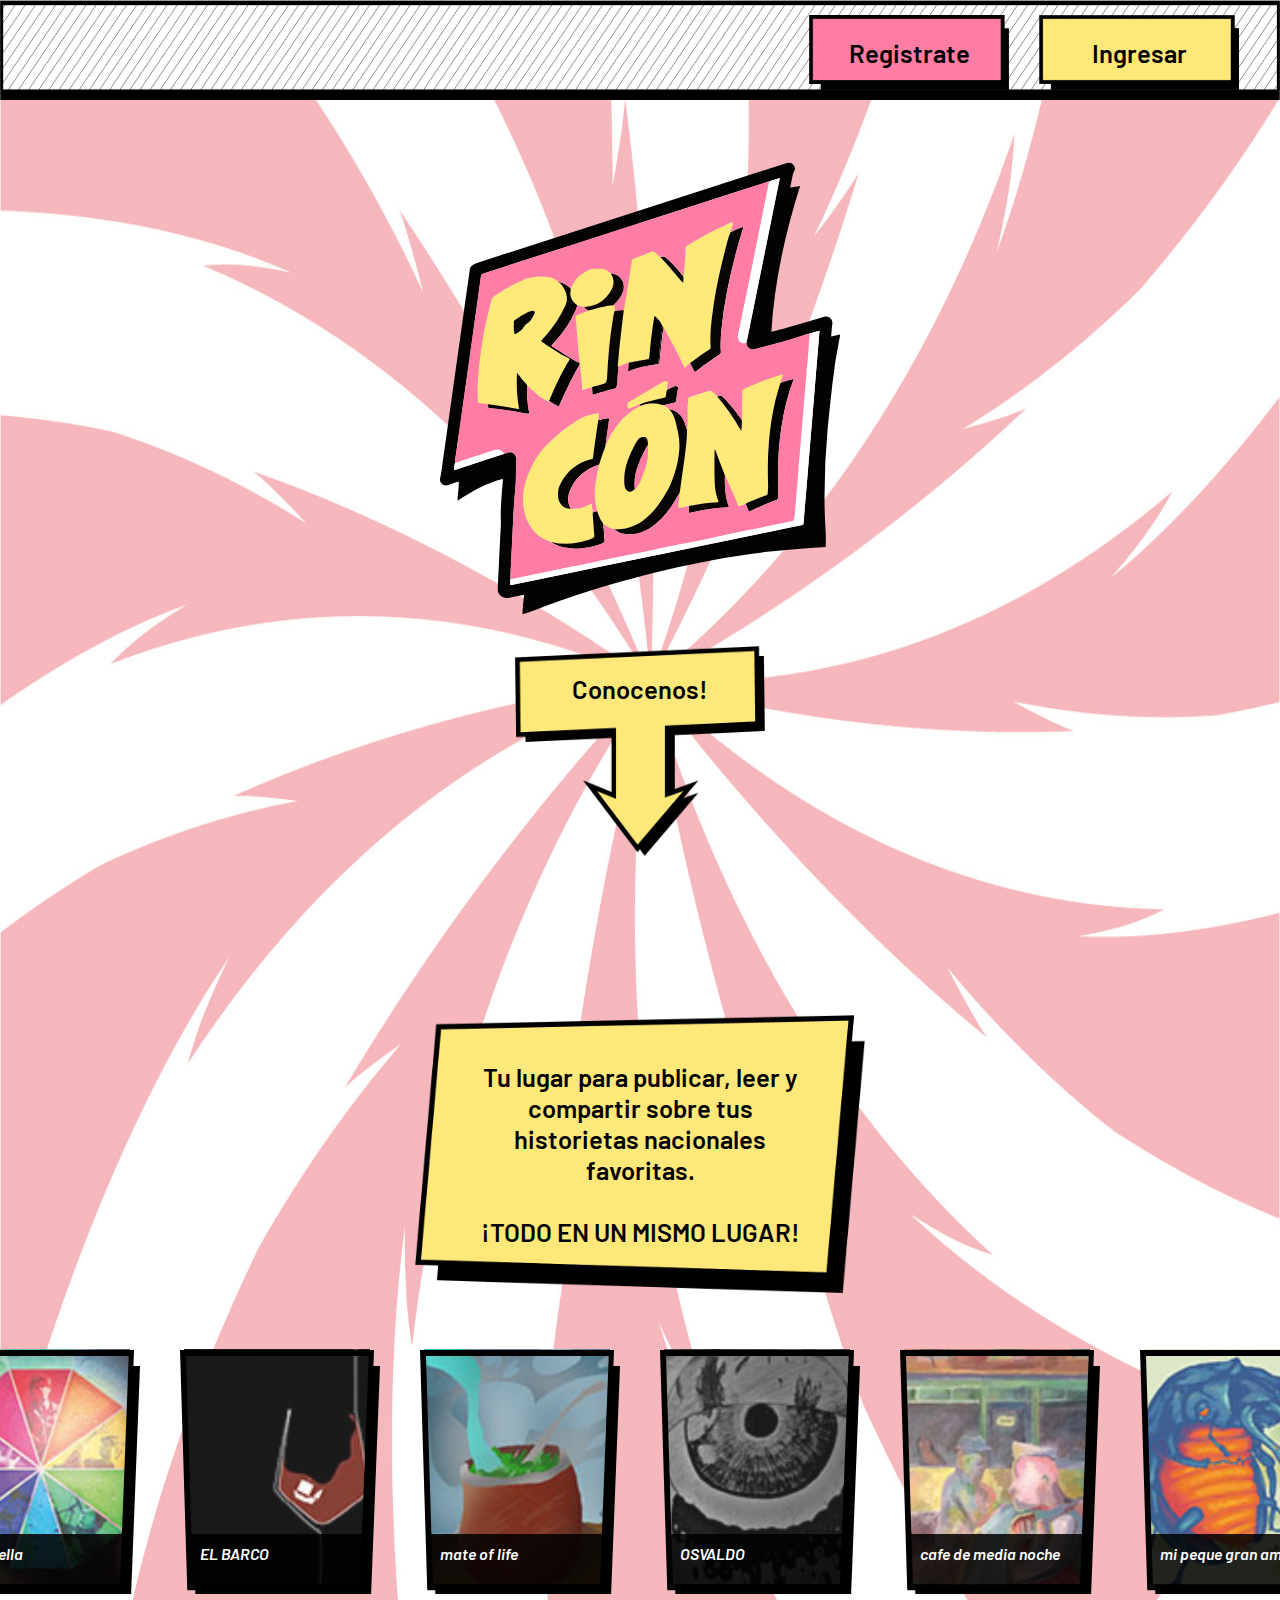
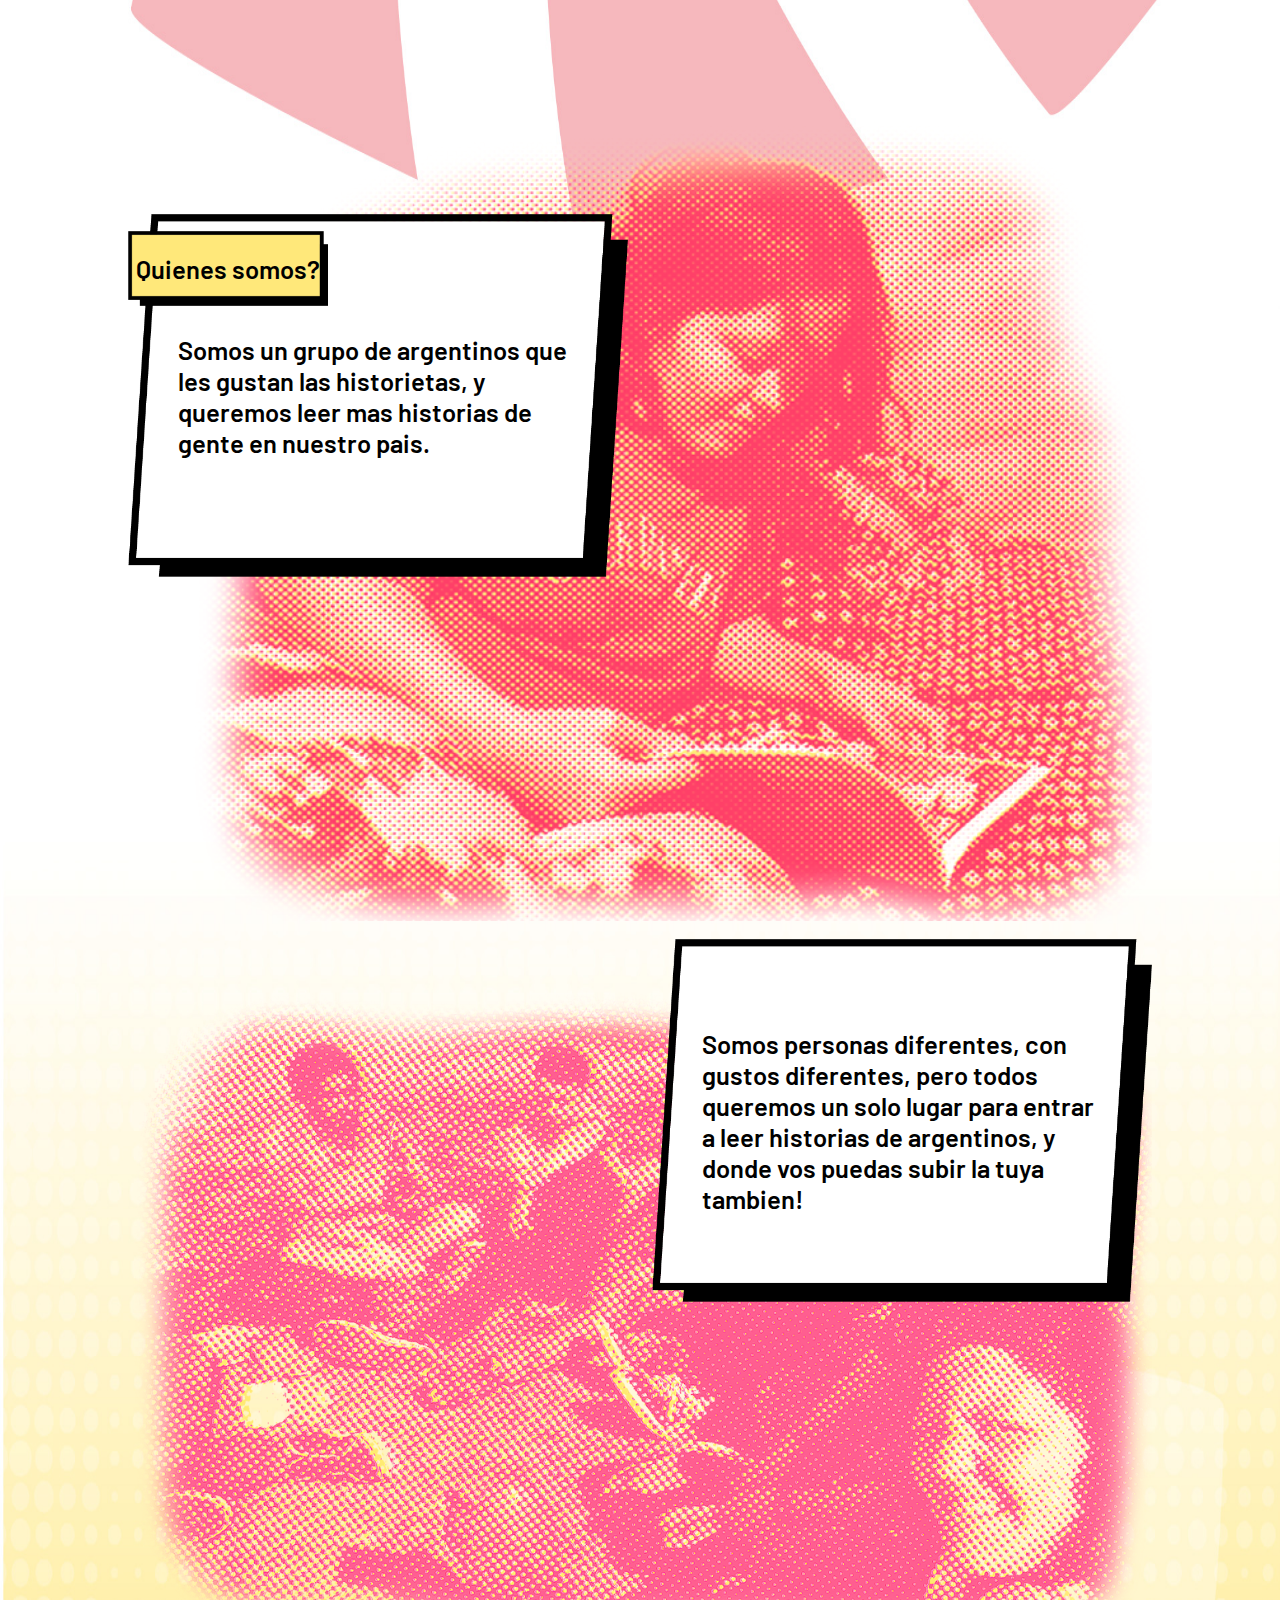
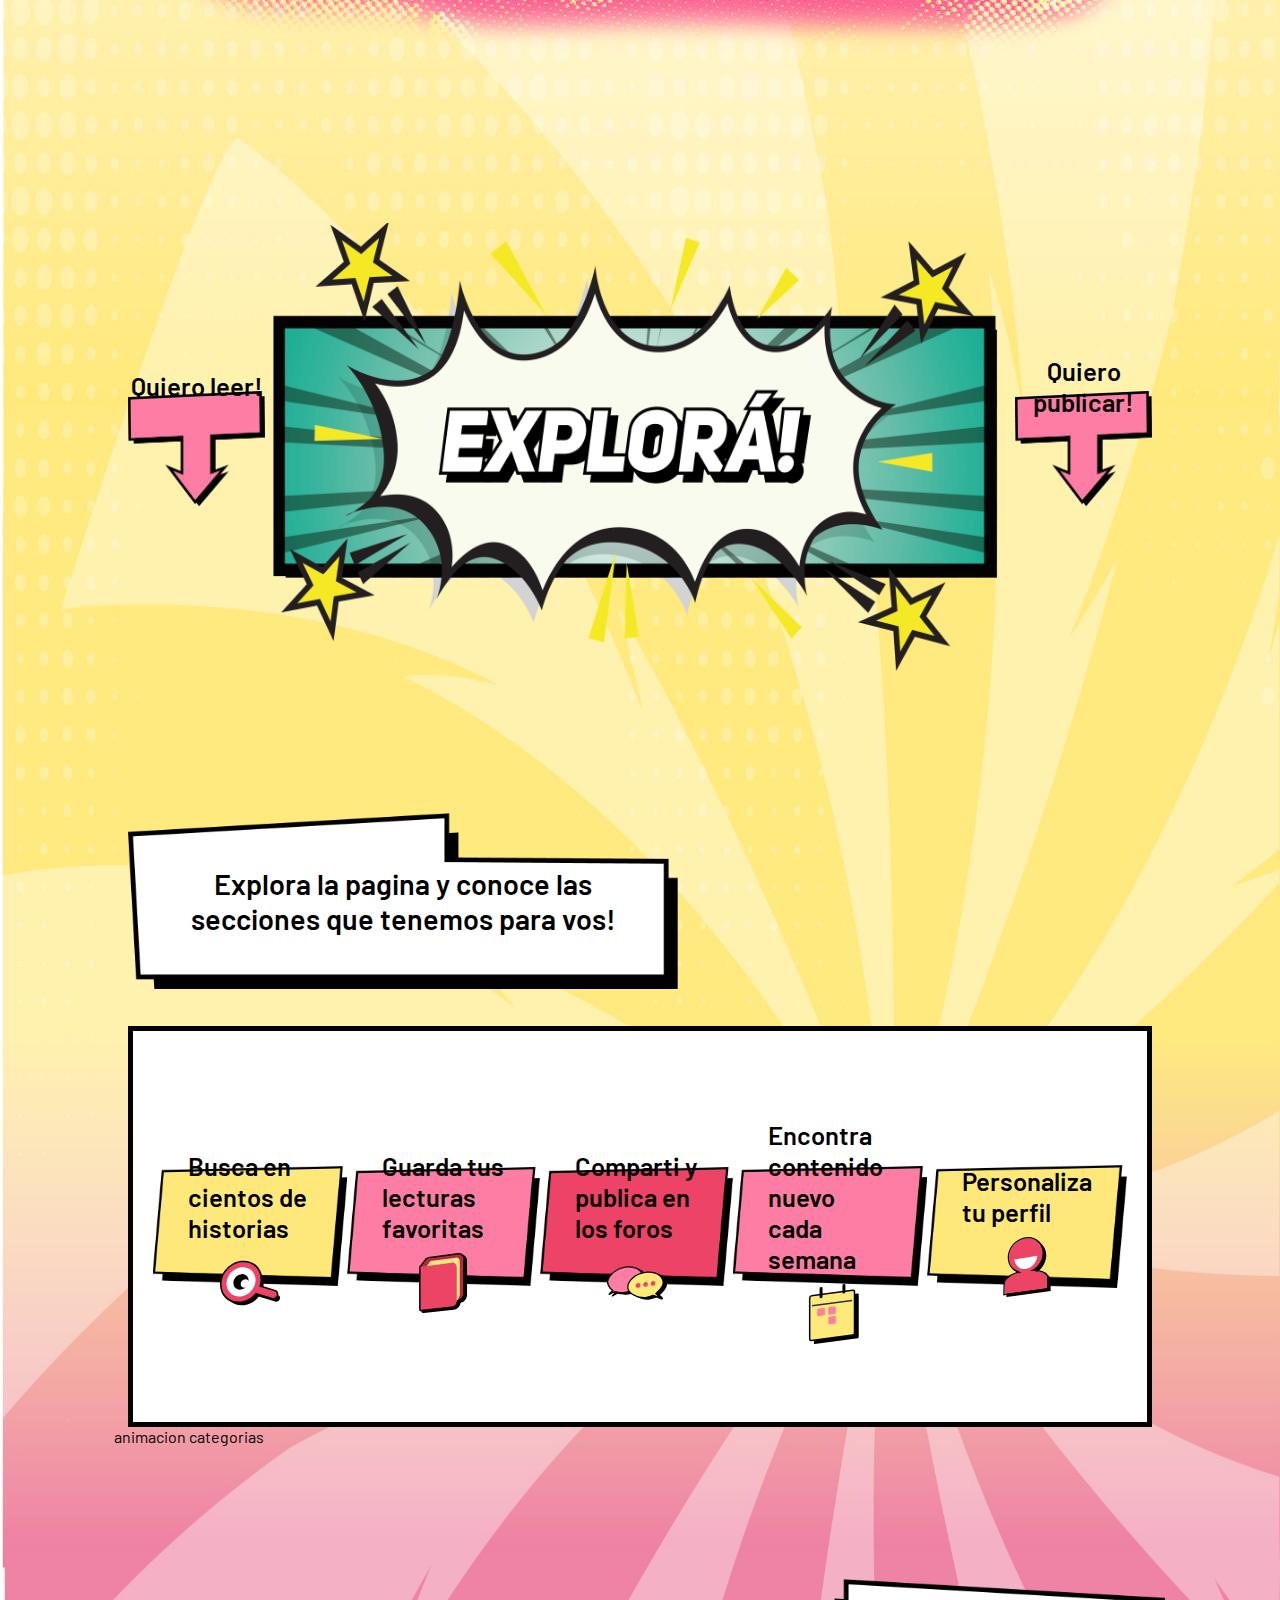
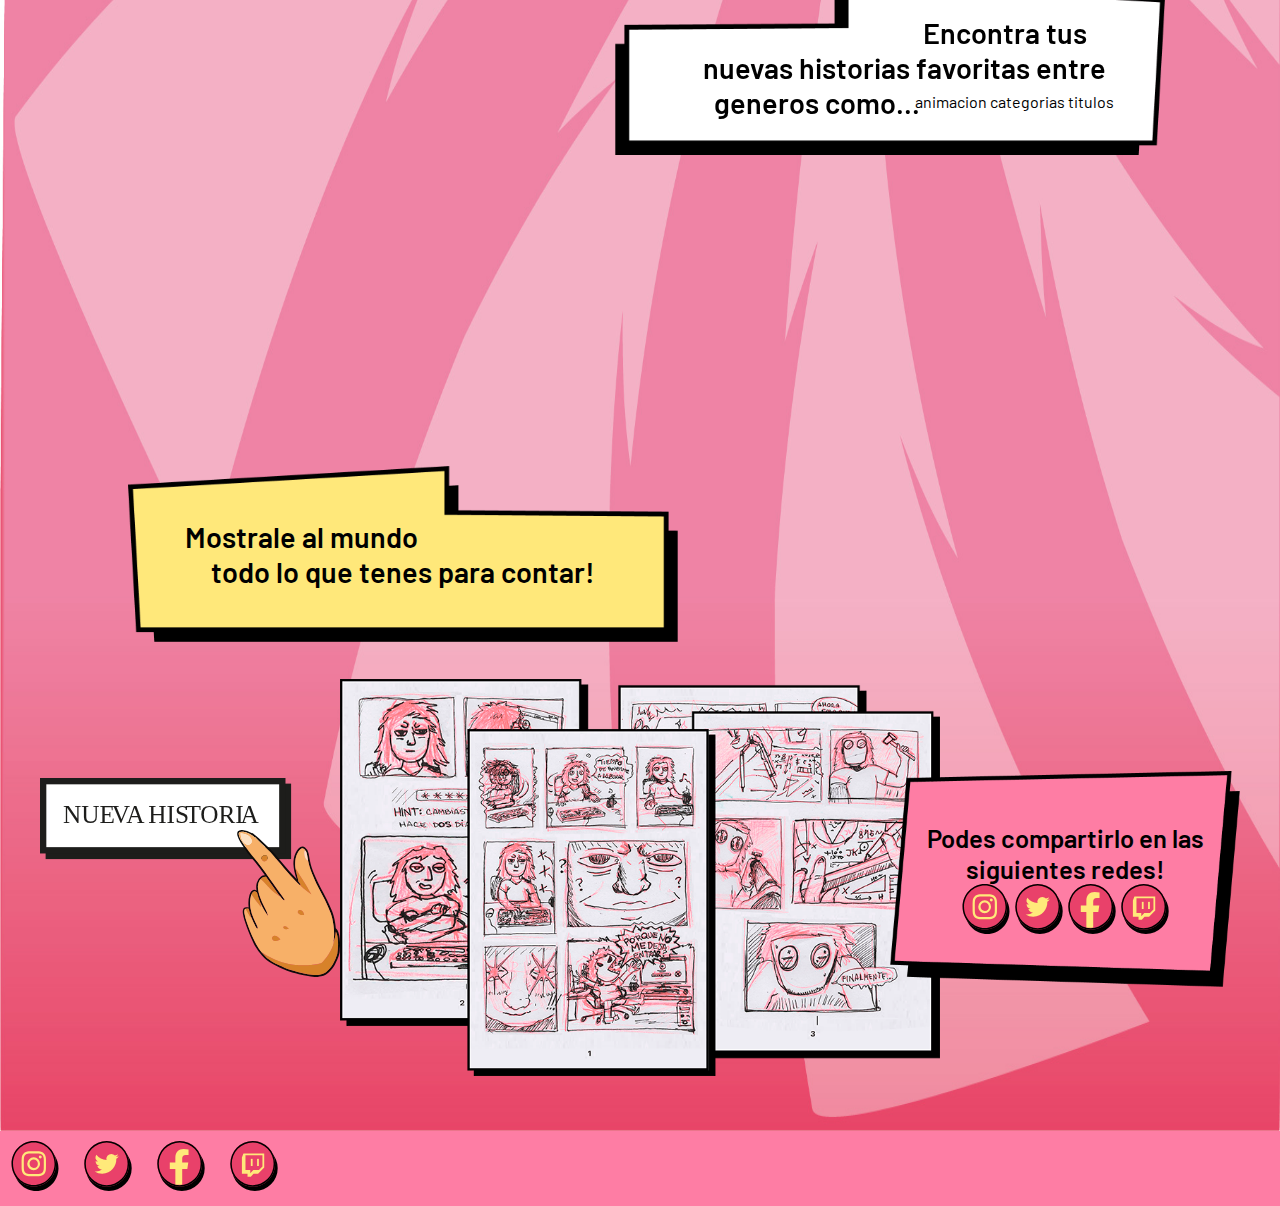
<file: index.html>
<!doctype html>
<html>
<head>
<meta charset="utf-8">
<meta name="viewport" content="width=device-width, initial scale=1.0">
<link href="indexestilos.css" rel="stylesheet" type="text/css"/>
<title>Bienvenido a Rincón</title>
</head>

<body>
	<header class="fixednavbar">
		<nav>
			<div id="ingresar-registrar" class="personal-buttons-container">
				<div class="btn-abrir-popup text-over hoverexpand boton-rosa" id="btn-abrir-popup">
					<h3 class="">Registrate</h3>
				</div>
				<div class="hoverexpand text-over boton-amarillo">
					<a href="home.html" target="_blank" id="ingresar">
						<h3>&ensp;Ingresar&ensp;</h3>
					</a>
				</div>
			</div>
		</nav>
	</header>
	<main id="index">
		<section class="flex-column-container">
			<article>
				<img src="img/header/home-rincon.svg" alt="Rincón" id="rincon-logo">
			</article>
			<article id="conocenos">
				<div class="hoverexpand boton-flecha-amarillo text-over">
					<a href="#introduccion">
						<h3>Conocenos!</h3>
					</a>
				</div>
			</article>
		</section>
		<section id="introduccion">
			<div class="flex-column-container" id="introduccion-content">
				<article class="rectangulo-medio-amarillo text-over">
					<h3>Tu lugar para publicar, leer y compartir sobre tus historietas nacionales favoritas.<br><br>¡TODO EN UN  MISMO LUGAR!</h3>
				</article>
				<article id="historietas-girar">
					<div class="historieta-preview">
						<div class="historieta-content">
							<div class="description">
								 <p>Umbrella<br><br>Un grupo de amigos se unen en una banda llamada Umbrella, y deciden participar de un torneo de bandas pero algo sale mal y se separan...</p>
							</div>
							<img src="img/main/historietas/drama/6-umbrella.jpg" class="historieta-image" alt="example1"/>
							<div class="titlename">
								<h5>Umbrella</h5>
							</div>
						</div>
						<div class="frame">
							<img src="img/main/border.svg" class="frame" alt="border"/>
						</div>
					</div>
					<div class="historieta-preview">
						<div class="historieta-content">
							<div class="description">
								 <p>EL BARCO<br><br>Un barco, una vez, iba a navegar, su nombre era “la tetera del mar”, el viento soplo y soplo y casi lo hundió. CHICOS NO DEJEN DE REMAR.</p>
							</div>
							<img src="img/main/historietas/drama/5-el-barco.jpg" class="historieta-image" alt="example1"/>
							<div class="titlename">
								<h5>EL BARCO</h5>
							</div>
						</div>
						<div class="frame">
							<img src="img/main/border.svg" class="frame" alt="border"/>
						</div>
					</div>
					<div class="historieta-preview">
						<div class="historieta-content">
									<div class="description">
										 <p>mate of life<br><br>5 amigos, 1 mate e innumerables historias se juntan una tarde de otoño en un quincho viejo mientras se esta prendiendo el fuego para el asado.</p>
									</div>
									<img src="img/main/historietas/cotidiano/4-mate-of-life.jpg" class="historieta-image" alt="example1"/>
									<div class="titlename">
										<h5>mate of life</h5>
									</div>
								</div>
						<div class="frame">
							<img src="img/main/border.svg" class="frame" alt="border"/>
						</div>
					</div>
					<div class="historieta-preview">
						<div class="historieta-content">
							<div class="description">
								 <p>OSVALDO<br><br>Un incomprendido, al que nadie quiso nunca conocer, pero todos siempre lo criticaron.</p>
							</div>
							<img src="img/main/historietas/drama/4-osvaldo.jpg" class="historieta-image" alt="example1"/>
							<div class="titlename">
								<h5>OSVALDO</h5>
							</div>
						</div>
						<div class="frame">
							<img src="img/main/border.svg" class="frame" alt="border"/>
						</div>
					</div>
					<div class="historieta-preview">
						<div class="historieta-content">
							<div class="description">
								 <p>cafe de media noche<br><br>Más de una trajedia se cuese en las entrañas de la ciudad, esta es una de ellas.</p>
							</div>
							<img src="img/main/historietas/drama/3-cafe-de-media-noche.jpg" class="historieta-image" alt="example1"/>
							<div class="titlename">
								<h5>cafe de media noche</h5>
							</div>
						</div>
						<div class="frame">
							<img src="img/main/border.svg" class="frame" alt="border"/>
						</div>
					</div>
					<div class="historieta-preview">
						<div class="historieta-content">
							<div class="description">
								 <p>mi peque gran amigo<br><br>los amigos imaginarios son algo común en los niños, pero... ¿que pasaría si no fueran tan imaginarios?.</p>
							</div>
							<img src="img/main/historietas/drama/2-mi-peque-gran-amigo.jpg" class="historieta-image" alt="example1"/>
							<div class="titlename">
								<h5>mi peque gran amigo</h5>
							</div>
						</div>
						<div class="frame">
							<img src="img/main/border.svg" class="frame" alt="border"/>
						</div>
					</div>
				</article>
			</div>
		</section>
		<section id="quienessomos" class="flex-column-container">
			<article class="flex-zigzag">
					<div>
						<div class="hoverexpand text-over boton-amarillo" id="quienessomos-titulo">
							<h3>Quienes somos?</h3>
						</div>
						<div class="rectangulo-grande-blanco text-over">
							<p>Somos un grupo de argentinos que les gustan las historietas, y queremos leer mas historias de gente en nuestro pais.</p>
						</div>
					</div>
			</article>
			<article class="flex-zigzag">
					<div>
						<div class="rectangulo-grande-blanco text-over">
							<p>Somos personas diferentes, con gustos diferentes, pero todos queremos un solo lugar para entrar a leer historias de argentinos, y donde vos puedas subir la tuya tambien!</p>
						</div>
					</div>
			</article>
		</section>
		<section class="flex-row-container" id="explora">
				<div class="boton-flecha-rosa text-over hoverexpand" id="quiero-leer">
					<a href="#leer">
						<h3>Quiero leer!</h3>
					</a>
				</div>
				<div class="explora centrar">
					<img src="img/main/explora.png" alt="Explorá!">
				</div>
				<div class="text-over hoverexpand boton-flecha-rosa" id="quiero-publicar">
					<a href="#publicar">
						<h3>Quiero publicar!</h3>
					</a>
				</div>
		</section>
		<section id="leer">
			<article class="flex-column-container flex-zigzag">
				<div class="rectangulo-largo-blanco text-over">
					<h3>Explora la pagina y conoce las secciones que tenemos para vos!</h3>
				</div>
				<div class="flex-row-container" id="herramientas">
					<div class="rectangulo-medio-amarillo text-over">
						<h4>Busca en cientos de historias</h4>
						<img src="img/header/nav/buttons/lupa.svg"  width="60px" height="60px" alt="Busqueda"/>
					</div>
					<div class="rectangulo-medio-rosa text-over">
						<h4>Guarda tus lecturas favoritas</h4>
						<img src="img/header/nav/buttons/biblio1.svg" width="60px" height="60px" alt="Biblioteca"/>
					</div>
					<div class="rectangulo-medio-rojo text-over">
						<h4>Comparti y publica en los foros</h4>
						<img src="img/header/nav/buttons/foros.svg" width="60px" height="60px" alt="Foros"/>
					</div>
					<div class="rectangulo-medio-rosa text-over">
						<h4>Encontra contenido nuevo cada semana</h4>
						<img src="img/main/calendario/calendario.svg"  width="60px" height="60px" alt="Calendario"/>
					</div>

					<div class="rectangulo-medio-amarillo text-over">
						<h4>Personaliza tu perfil</h4>
						<img src="img/header/nav/buttons/perfil.svg" width="60px" height="60px" alt="Perfil"/>
					</div>
				</div>
			</article>
			<article class="flex-zigzag">
				<div class="flex-row-container" id="elegir-categorias">
					<div>
						<div id="elegicategoriasimagen">animacion categorias</div>
					</div>
					<div>
						<div class="rectangulo-largo-blanco text-over" id="titulo-elegi-categorias" style="transform: scaleX(-1)">
							<h3>&emsp;&emsp;&emsp;&emsp;&emsp;&emsp;&ensp;&ensp;Encontra tus<br>nuevas historias favoritas entre<br>generos como...&emsp;&emsp;&emsp;&emsp;&emsp;&emsp;</h3>
						</div>
						<div id="elegicategoriastitulo">animacion categorias titulos</div>
					</div>
				</div>
			</article>
		</section>
		<section id="publicar">
			<article class="flex-column-container flex-zigzag">
				<div class="rectangulo-largo-amarillo text-over">
					<h3>Mostrale al mundo&emsp;&emsp;&emsp;&emsp;&emsp;&emsp;&emsp;<br>todo lo que tenes para contar!</h3>
				</div>
				<div class="flex-row-container" id="subir-contenido">
					<div id="tuhistoria">
						<img src="img/main/nuevahistoria.svg" alt="Nueva historia">
					</div>
					<div id="nuevahistoria">
						<img src="img/main/ejemplo-nuevah.png" alt="Nueva historia">
					</div>
					<div id="compartituhistoria">
						<div class="rectangulo-medio-rosa text-over">
							<h3>Podes compartirlo en las siguientes redes!</h3>
							<div>
								<img src="img/footer/redessociales/instagram.svg" width="50px" height="50px" alt="Instagram"/>
								<img src="img/footer/redessociales/twitter.svg" width="50px" height="50px" alt="Twitter"/>
								<img src="img/footer/redessociales/facebook.svg" width="50px" height="50px" alt="Facebook"/>
								<img src="img/footer/redessociales/twich.svg" width="50px" height="50px" alt="Twitch"/>
							</div>
						</div>
					</div>
				</div>
			</article>
		</section>
		<div class="overlay" id="overlay">
				<div class="popup" id="popup">
					<h1>REGISTRATE</h1>
					<h5>Unite a Rincón, podrás acceder a contenido ilimitado y podrás guardar tus favoritos y subir tus propias historias!</h5>
					<form action="">
						<div class="contenedor-inputs">
							<input type="text" placeholder="Usuario">
							<input type="email" placeholder="Correo">
						</div>
						<input type="submit" class="btn-submit" value="Registrarse">
						<a href="#" id="btn-cerrar-popup" class="btn-cerrar-popup"><i class="fas fa-times"><input type="submit" class="btn-submit" value="Cerrar"></i></a>
					</form>
				</div>
			</div>
	</main>
	<footer> 
		<div id="redessociales">
			<button class="social-buttons" id="button-instagram">
				<a href="https://instagram.com" target="_blank" ><img src="img/footer/redessociales/instagram.svg" width="50px" height="50px" alt="Instagram" class="hoverexpand"/></a>
			</button>
			<button class="social-buttons" id="button-twitter">
				<a href="https://twitter.com" target="_blank" ><img src="img/footer/redessociales/twitter.svg" width="50px" height="50px" alt="Twitter" class="hoverexpand"/></a>
			</button>
			<button class="social-buttons" id="button-facebook">
				<a href="https://facebook.com" target="_blank" ><img src="img/footer/redessociales/facebook.svg" width="50px" height="50px" alt="Facebook" class="hoverexpand"/></a>
			</button>
			<button class="social-buttons" id="button-twitch">
				<a href="https://twitch.com" target="_blank" ><img src="img/footer/redessociales/twich.svg" width="50px" height="50px" alt="Twitch" class="hoverexpand"/></a>
			</button>
		</div>
	</footer>
<script type="text/javascript" src="js/script.js"></script>
</body>
</html>
</file>
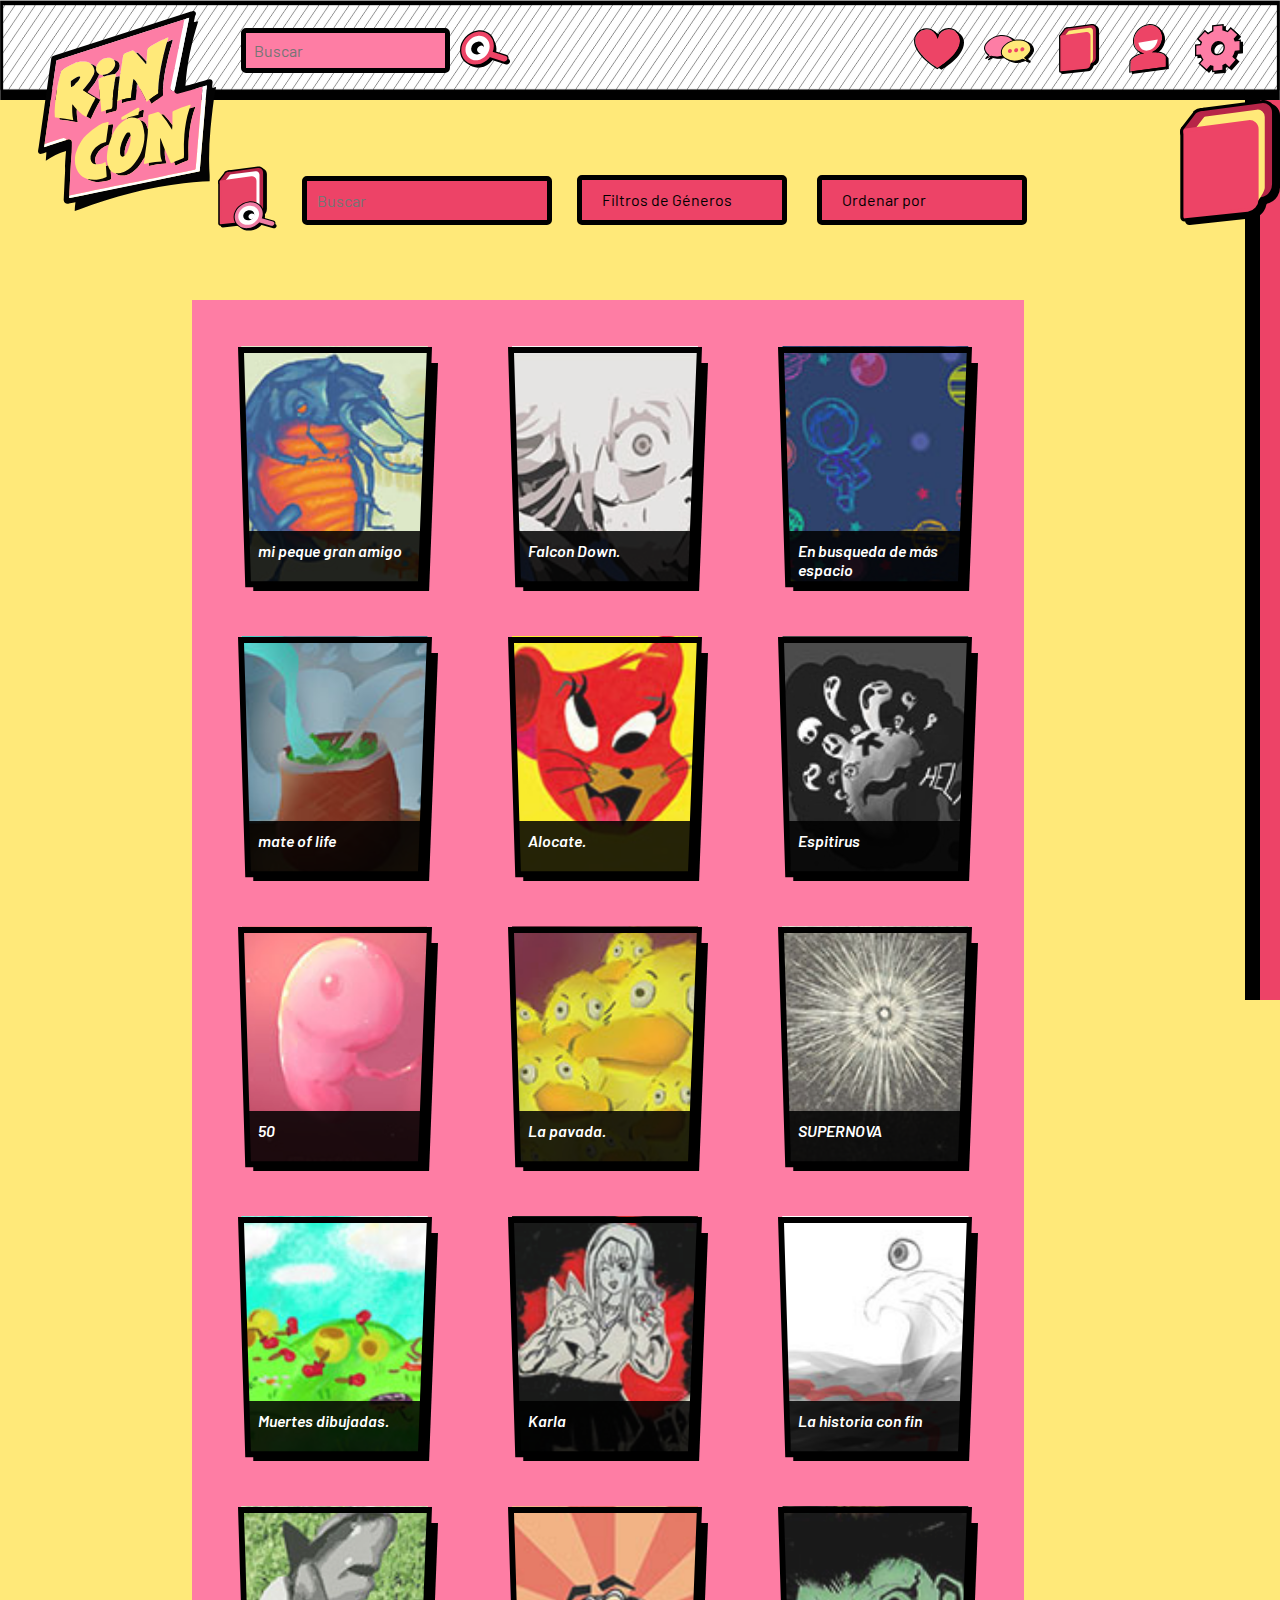
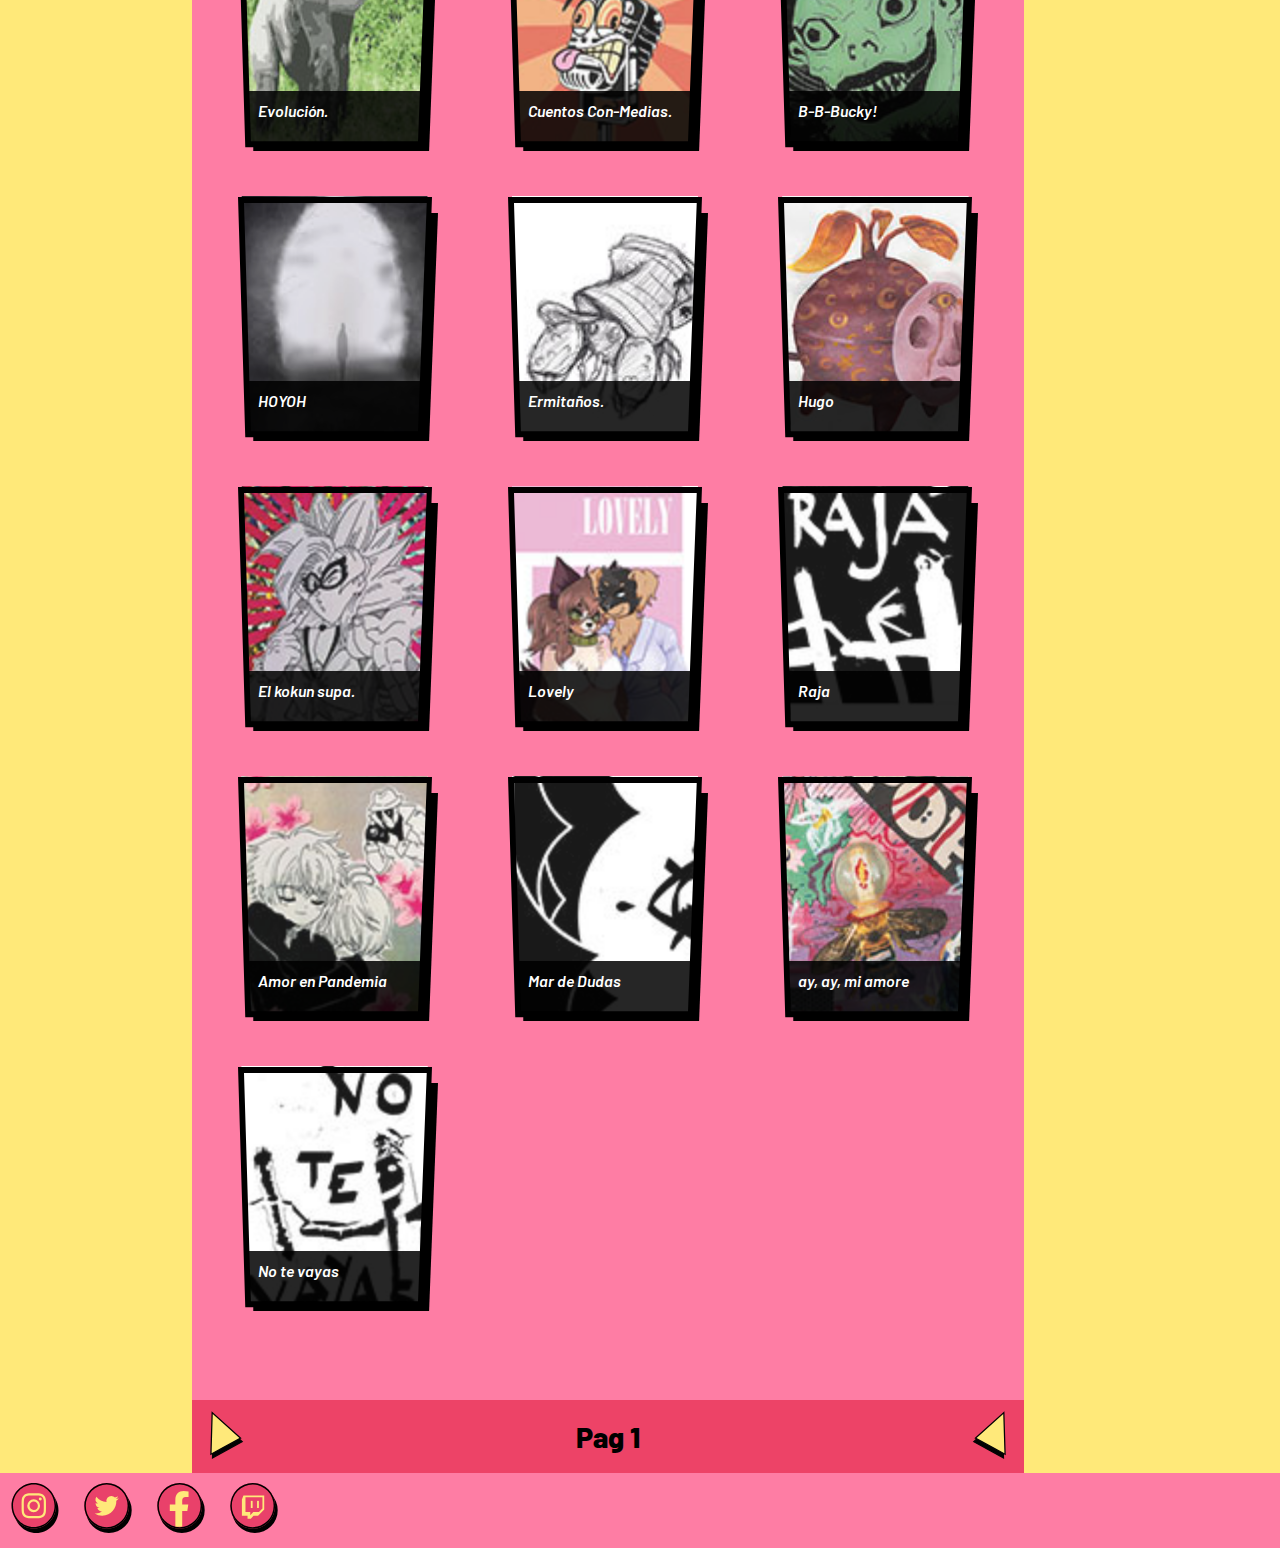
<file: biblioteca.html>
<!DOCTYPE html>
<html>
<head>
<meta charset="utf-8" />
<title>Rincon</title>
<link href="indexestilos.css" rel="stylesheet" type="text/css"/>
</head>
<body>
	<header>
		<nav class="fixednavbar">
			<div class="homelogo">
				<a href="index.html"><img src="img/header/home-rincon.svg" alt="Rincón" id="rincon" height="200px"/></a>
			</div>
			<div class="searchbar">
				<form action="error.html">
					<input type="text" placeholder="Buscar" name="type"/>
				</form>
				<button type="submit"><i class="type">
					<a class="personal-buttons" id="button-lupa" href="busquedaavanzada.html" target="_blank"><img src="img/header/nav/buttons/lupa.svg" width="50px" height="50px" alt="lupa" class="hoverexpand" /></a></i>
				</button>
			</div>
			<div class="personal-buttons-container">
				<div class="notificaciones">
					<button class="personal-buttons" id="btn-abrir-notif-popup">  
						<a href="#mimodal"><img src="img/header/nav/buttons/notifs.svg" width="50px" height="50px" alt="Notificaciones" class="hoverexpand"/></a>
					</button>
				<div class="modal" id="mimodal">
					<div class="modal-contenido">
						<ul>
							<li><img class="usuario1" src="img/header/notif/usuario_felix.jpg" alt="usuario1" width="40" height="40"><p><span>Julian_Tc:</span> Ha comentado <a href="#"><span>tu historieta</span></a></p></li>
							<li><img class="usuario2" src="img/header/notif/usuario_lisa.jpg" alt="usuario2" width="40" height="40"><p><span>Canela_pop:</span> Comenzó a seguirte.</p></li>
							<li><img class="usuario3" src="img/header/notif/usuario_goku.jpg" alt="usuario3" width="40" height="40"><p><span>FandeGoku:</span> Respondió a <a href="#"><span>tu comentario</span></a> de la publicación de <span>Costa Salmón.</span></p></li>
							<li><img class="usuario4" src="img/header/notif/usuario_patricio.jpg" alt="usuario4" width="40" height="40"><p><span>Dibuu_girl: añadió</span><a href="#"> una nueva historia</a> de terror. <a href="#"><span>¡Ve a leerla!</span></a></p>
							</li>
							<li><a href="#"><button>Cerrar</button></a></li>
						</ul>
					</div>
				</div>
			</div>
				<button class="personal-buttons" id="button-foros">
					<a href="foros.html" target="_blank"><img src="img/header/nav/buttons/foros.svg" width="50px" height="50px" alt="Foros" class="hoverexpand"/></a></button>
				<button class="personal-buttons" id="button-biblio">
					<a href="Biblioteca.html" target="_blank"><img src="img/header/nav/buttons/biblio1.svg" width="50px" height="50px" alt="Biblioteca" class="hoverexpand"/></a></button>
				<button class="personal-buttons" id="button-perfil">
					<a href="perfil.html" target="_blank"><img src="img/header/nav/buttons/perfil.svg" width="50px" height="50px" alt="" class="hoverexpand"/></a></button>
				<button class="personal-buttons" id="button-config">
					<a href="Configuracion.html" target="_blank"><img src="img/header/nav/buttons/config.svg" width="50px" height="50px" alt="" class="hoverexpand"/></a>
				</button>
			</div>
		</nav>
	</header>
	<main>
		<section class="slider-container">
			<article id="slider" class="slider">
				<div class="slider-flex">
					<button id="button-slider" class="button-slider"><img src="img/header/nav/buttons/biblio1.svg" width="80px" height="80px" alt="SeguirLeyendo" class="hoverexpand"/></button>
					<div id="mrgen"></div>
					<div id="slider-content" class="slider-content">
						<h2>Recientes</h2>
						<div>
							<h5>Seguir leyendo..</h5>
							<div class="historieta-preview-static">
								<div class="historieta-content">
									<img src="img/main/historietas/misterio/4-lady-mal-aguero.jpg" class="historieta-image" alt="example1"/>
									<div class="titlename">
										<h5>Lady Mal Agüero.</h5>
									</div>
								</div>
								<div class="frame">
									<img src="img/main/border.svg" class="frame" alt="border"/>
								</div>	
							</div>
							</div>
						<div>
							<h5>Volver al Foro..</h5>
							<div class="foro-preview">
								<h4>Cual es el significado de Lady Mal Agüero</h4>
							</div>
						</div>
					</div>
				</div>
			</article>
		</section>
		<section>
			<article class="search-biblioteca">
				<button type="submit"><i class="type">
						<a class="personal-buttons" id="IconBiblioteca" href="busquedaavanzada.html" target="_blank"><img src="img/main/botones-personales/Lupa-biblio.svg" width="90px" height="90px" alt="LupaLibro" class="button-hover" /></a></i>
				</button>
				<div class="searchbar1">
					<form action="">
						<input type="text" placeholder="Buscar" name="type" />
					</form>
				</div>
				<nav id="menubiblioteca">
					<ul>
						<li><a href="#" class="lista-biblioteca">Filtros de G&eacute;neros</a>
							<ul class="submenubiblioteca">
								<li><a href="#">Acci&oacute;n</a></li>
								<li><a href="#">Policial</a></li>
								<li><a href="#">Romance</a></li>
								<li><a href="#">Misterio</a></li>
								<li><a href="#">Terror</a></li>
								<li><a href="#">Cotidiano</a></li>
								<li><a href="#">Ciencia Ficci&oacute;n</a></li>
								<li><a href="#">Comedia</a></li>
								<li><a href="#">Drama</a></li>
								<li><a href="#">Fantasia</a></li>
							</ul>
						</li>
						<li><a href="#" class="lista-biblioteca">Ordenar por</a>
							<ul class="submenubiblioteca">
								<li><a href="#">Fecha</a></li>
								<li><a href="#">Popularidad</a></li>
								<li><a href="#">Alfab&eacute;tico</a></li>
							</ul>
						</li>
					</ul>
				</nav>
			</article>
			<section id="biblioteca">
				<article class="flex-historietas" id="historietas-biblioteca">
					<div class="historieta-preview">
						<div class="historieta-content"><!---DRAMA--->
							<div class="description">
								 <p>mi peque gran amigo<br><br>los amigos imaginarios son algo común en los niños, pero... ¿que pasaría si no fueran tan imaginarios?.</p>
							</div>
							<img src="img/main/historietas/drama/2-mi-peque-gran-amigo.jpg" class="historieta-image" alt="example1"/>
							<div class="titlename">
								<h5>mi peque gran amigo</h5>
							</div>
						</div>
						<div class="frame">
							<img src="img/main/border.svg" class="frame" alt="border"/>
						</div>
					</div>
					<div class="historieta-preview"> <!--- ACCION --->
						<div class="historieta-content">
								<div class="description">
									 <p>Falcon down.<br><br>En una distopia posapocaliptica, Mila, es la ultima corredora de Falcons, el auto mas r&iacute;pido creado hasta la fecha.</p>
								</div>
								<img src="img/main/historietas/accion/1-falcon-down.jpg" class="historieta-image" alt="example1"/>
								<div class="titlename">
									<h5>Falcon Down.</h5>
								</div>
							</div>
						<div class="frame">
							<img src="img/main/border.svg" class="frame" alt="border"/>
						</div>	
					</div>
					<div class="historieta-preview"><!--- CI-FI --->
						<div class="historieta-content">
							<div class="description">
								 <p>En busqueda de más espacio<br><br>Que llevaria al hombre expander los limites de la galaxia? Sera el conocimiento? La ambicion de poder? O podria ser...</p>
							</div>
							<img src="img/main/historietas/ci-fi/1-en-busqueda-de-espacio.jpg" class="historieta-image" alt="example1"/>
							<div class="titlename">
								<h5>En busqueda de más espacio</h5>
							</div>
						</div>
						<div class="frame">
							<img src="img/main/border.svg" class="frame" alt="border"/>
						</div>	
					</div>
					<div class="historieta-preview"><!--- COTIDIANO --->
						<div class="historieta-content">
									<div class="description">
										 <p>mate of life<br><br>5 amigos, 1 mate e innumerables historias se juntan una tarde de otoño en un quincho viejo mientras se esta prendiendo el fuego para el asado.</p>
									</div>
									<img src="img/main/historietas/cotidiano/4-mate-of-life.jpg" class="historieta-image" alt="example1"/>
									<div class="titlename">
										<h5>mate of life</h5>
									</div>
								</div>
						<div class="frame">
							<img src="img/main/border.svg" class="frame" alt="border"/>
						</div>
					</div>
					<div class="historieta-preview"><!--- COMEDIA --->
						<div class="historieta-content">
							<div class="description">
								 <p>Alocate.<br><br>Como diria el buen meme, ¡estooo se vaaa descontrolaaaaaaaar!</p>
							</div>
							<img src="img/main/historietas/comedia/1-alocate.jpg" class="historieta-image" alt="example1"/>
							<div class="titlename">
								<h5>Alocate.</h5>
							</div>
						</div>
						<div class="frame">
							<img src="img/main/border.svg" class="frame" alt="border"/>
						</div>	
					</div>
					<div class="historieta-preview"><!--- CI-FI --->	
						<div class="historieta-content">
							<div class="description">
								 <p>Espitirus<br><br>Dos pibes de Lan&uacute;s que se dedican a capturan animales extraños con la esperanza de usarlos para entretener a la gente de capital y ganarse unos pesos.</p>
							</div>
							<img src="img/main/historietas/ci-fi/2-espiritus.jpg" class="historieta-image" alt="example2"/>
							<div class="titlename">
								<h5>Espitirus</h5>
							</div>
						</div>
						<div class="frame">
							<img src="img/main/border.svg" class="frame" alt="border"/>
						</div>	
					</div>
					<div class="historieta-preview"><!--- COTIDIANO --->
						<div class="historieta-content">
							<div class="description">
								 <p>50<br><br>50 años en 50 imagenes.Trabajo experimental que busca narrar una vida, tomando un dia de cada año para ello.</p>
							</div>
							<img src="img/main/historietas/cotidiano/2-50.jpg" class="historieta-image" alt="example1"/>
							<div class="titlename">
								<h5>50</h5>
							</div>
						</div>
						<div class="frame">
							<img src="img/main/border.svg" class="frame" alt="border"/>
						</div>
					</div>
					<div class="historieta-preview"><!--- COMEDIA --->	
						<div class="historieta-content">
							<div class="description">
								 <p>La pavada.<br><br>Recopilación de anécdotas, y si, todas suceden en la edad de la pavada, de ahí el nombre, jaja re gracioso.</p>
							</div>
							<img src="img/main/historietas/comedia/2-la-pavada.jpg" class="historieta-image" alt="example2"/>
							<div class="titlename">
								<h5>La pavada.</h5>
							</div>
						</div>
						<div class="frame">
							<img src="img/main/border.svg" class="frame" alt="border"/>
						</div>	
					</div>
					<div class="historieta-preview"><!--- CI-FI --->
						<div class="historieta-content">
							<div class="description">
								 <p>SUPERNOVA<br><br>AHHHHH! SE ACERCA EL FIN! EL TERROR! EL MIEDO! LA REVELACION? Esperen.. es realmente el fin.. O sera un nuevo comienzo?</p>
							</div>
							<img src="img/main/historietas/ci-fi/4-supernova.jpg" class="historieta-image" alt="example4"/>
							<div class="titlename">
								<h5>SUPERNOVA</h5>
							</div>
						</div>
						<div class="frame">
							<img src="img/main/border.svg" class="frame" alt="border"/>
						</div>	
					</div>
					<div class="historieta-preview"><!--- MISTERIO --->
						<div class="historieta-content">
							<div class="description">
								 <p>Muertes dibujadas.<br><br>Raros y peculiares dibujos de insectos y otros bichos mas grandes empiezan a aparecer en la Tecnica 4½, y parece que nadie quiere averiguar que esta pasando.</p>
							</div>
							<img src="img/main/historietas/misterio/1-muertes-dibujadas.jpg" class="historieta-image" alt="example1"/>
							<div class="titlename">
								<h5>Muertes dibujadas.</h5>
							</div>
						</div>
						<div class="frame">
							<img src="img/main/border.svg" class="frame" alt="border"/>
						</div>	
					</div>
					<div class="historieta-preview"><!--- COTIDIANO --->
						<div class="historieta-content">
							<div class="description">
								 <p>Karla<br><br>Karlita, (la de cara de culisuelta jaja), En esta historia vamos a conocer la vida de Lourdes, una niña influencer.</p>
							</div>
							<img src="img/main/historietas/cotidiano/1-karla.jpg" class="historieta-image" alt="example1"/>
							<div class="titlename">
								<h5>Karla</h5>
							</div>
						</div>
						<div class="frame">
							<img src="img/main/border.svg" class="frame" alt="border"/>
						</div>
					</div>	
					<div class="historieta-preview"><!--- FANTASIA --->
						<div class="historieta-content">
							<div class="description">
								 <p>La historia con fin<br><br>Entramos al reino de los Erks, donde el protagonista es un joven guerrero llamado Ludo, a quien la Reina Soledad, pide iniciar una búsqueda para hallar una cura a la está matando lentamente.</p>
							</div>
							<img src="img/main/historietas/fantasia/3-la-historia-con-fin.jpg" class="historieta-image" alt="example1"/>
							<div class="titlename">
									<h5>La historia con fin</h5>
							</div>
						</div>
						<div class="frame">
									<img src="img/main/border.svg" class="frame" alt="border"/>
								</div>	
					</div>
					<div class="historieta-preview"> <!--- ACCION --->
						<div class="historieta-content">
							<div class="description">
								 <p>Evoluci&iacute;n.<br><br>Evoluciona. Soy una cabeza. Soy un hombre. Soy el primer mam&iacute;fero en usar pantalones. Estoy en paz con mi lujuria. Es evoluci&iacute;n</p>
							</div>
							<img src="img/main/historietas/accion/2-evolucion.jpg" class="historieta-image" alt="example2"/>
							<div class="titlename">
								<h5>Evoluci&oacute;n.</h5>
							</div>
						</div>
						<div class="frame">
							<img src="img/main/border.svg" class="frame" alt="border"/>
						</div>	
					</div>
					<div class="historieta-preview"><!--- COMEDIA --->
						<div class="historieta-content">
							<div class="description">
								<p>Cuentos Con-Medias.<br><br>Antología de cuentos cortos, que nos narraran los hilarantes acontecimientos que sucedes en un local de stand-up bonaerense cuando se apagan las luces.</p>
							</div>
							<img src="img/main/historietas/comedia/4-cuentos-con-medias.jpg" class="historieta-image" alt="example4"/>
							<div class="titlename">
								<h5>Cuentos Con-Medias.</h5>
							</div>
						</div>
						<div class="frame">
							<img src="img/main/border.svg" class="frame" alt="border"/>
						</div>	
					</div>	
					<div class="historieta-preview"><!--- CI-FI --->	
						<div class="historieta-content">
							<div class="description">
								 <p>B-B-Bucky!<br><br>Bucky, es un detective que busque la verdad de su pasado. Junto a Rufus, llevaran su investigacion que los llevar a una red de tráfico de órganos... </p>
							</div>
							<img src="img/main/historietas/ci-fi/3-b-b-bucky.jpg" class="historieta-image" alt="example3"/>
							<div class="titlename">
								<h5>B-B-Bucky!</h5>
							</div>
						</div>
						<div class="frame">
							<img src="img/main/border.svg" class="frame" alt="border"/>
						</div>	
					</div>
					<div class="historieta-preview"><!--- TERROR --->
						<div class="historieta-content">
							<div class="description">
								 <p>HOYOH<br><br>Cosas extrañas pasan en una ciudad, donde parece que el concepto de Capicúa, va mas allá de una simple curiosidad..</p>
							</div>
							<img src="img/main/historietas/terror/1-hoyoh.jpg" class="historieta-image" alt="example1"/>
							<div class="titlename">
								<h5>HOYOH</h5>
							</div>
						</div>
						<div class="frame">
							<img src="img/main/border.svg" class="frame" alt="border"/>
						</div>
					</div>
					<div class="historieta-preview"><!--- COMEDIA --->
						<div class="historieta-content">
							<div class="description">
								 <p>Ermitaños.<br><br>Un peculiar relato marítimo, la vida de un cangrejo y su búsqueda de un lugar al que llamar hogar, por ejemplo, una latita de arvejas doblemente remojadas.</p>
							</div>
							<img src="img/main/historietas/comedia/3-ermitaños.jpg" class="historieta-image" alt="example3"/>
							<div class="titlename">
								<h5>Ermitaños.</h5>
							</div>
						</div>
						<div class="frame">
							<img src="img/main/border.svg" class="frame" alt="border"/>
						</div>	
					</div>	
					<div class="historieta-preview"><!--- CI-FI --->
						<div class="historieta-content">
							<div class="description">
								 <p>Hugo<br><br>Quien es Hugo? Que es... Hugo? Este es Hugo, y todos van a tener que aprender sobre &eacute;l.</p>
							</div>
							<img src="img/main/historietas/ci-fi/5-hugo.jpg" class="historieta-image" alt="example5"/>
							<div class="titlename">
								<h5>Hugo</h5>
							</div>
						</div>
						<div class="frame">
							<img src="img/main/border.svg" class="frame" alt="border"/>
						</div>
					</div>
					<div class="historieta-preview"><!--- COMEDIA --->	
						<div class="historieta-content">
							<div class="description">
								 <p>El kokun supa.<br><br>En esta historia vamos a conocer al kokun, un personaje prejuicioso e incapaz de perder las apuestas que le van imponiendo sus amigos.</p>
							</div>
							<img src="img/main/historietas/comedia/5-el-kokun-supa.jpg" class="historieta-image" alt="example5"/>
							<div class="titlename">
								<h5>El kokun supa.</h5>
							</div>
						</div>
						<div class="frame">
							<img src="img/main/border.svg" class="frame" alt="border"/>
						</div>	
					</div>	
					<div class="historieta-preview"><!--- ROMANCE --->
						<div class="historieta-content">
							<div class="description">
								<p>Lovely<br><br>una chica corriente que agoiada por cuestiones varias deja la universiad para conseguir trabajo, aunque lo que no esperaba, era que su jefa, le diera algo más que trabajo.</p>
							</div>
							<img src="img/main/historietas/romance/4-lovely.jpg" class="historieta-image" alt="example1"/>
							<div class="titlename">
									<h5>Lovely</h5>
							</div>
						</div>
						<div class="frame">
							<img src="img/main/border.svg" class="frame" alt="border"/>
						</div>
					</div>
					<div class="historieta-preview"><!--- TERROR --->
						<div class="historieta-content">
							<div class="description">
								 <p>Raja<br><br>La esperada historia que continua su tomo anterior “NO TE VAYAS” desde la perspectiva de Marisa.</p>
							</div>
							<img src="img/main/historietas/terror/7-raja.jpg" class="historieta-image" alt="example1"/>
							<div class="titlename">
								<h5>Raja</h5>
							</div>
						</div>
						<div class="frame">
							<img src="img/main/border.svg" class="frame" alt="border"/>
						</div>
					</div>
					<div class="historieta-preview"><!--- ROMANCE --->
						<div class="historieta-content">
									<div class="description">
										 <p>Amor en Pandemia<br><br>Esta es la historia de dos chicos que se conocieron días antes del inicio de la epidemia, pero uno de ellos esconde un pequeño secreto ¿Esto podrá separarlos o unirlos más?</p>
									</div>
									<img src="img/main/historietas/romance/3-amor-en-pandemia.jpg" class="historieta-image" alt="example1"/>
									<div class="titlename">
										<h5>Amor en Pandemia</h5>
									</div>
								</div>
						<div class="frame">
									<img src="img/main/border.svg" class="frame" alt="border"/>
								</div>
					</div>
					<div class="historieta-preview"><!--- POLICIAL --->
						<div class="historieta-content">
									<div class="description">
										 <p>Mar de Dudas<br><br>abazallante historia, repleta de misterio.</p>
									</div>
									<img src="img/main/historietas/policial/1-mar-de-dudas.jpg" class="historieta-image" alt="example1"/>
									<div class="titlename">
										<h5>Mar de Dudas</h5>
									</div>
								</div>
						<div class="frame">
									<img src="img/main/border.svg" class="frame" alt="border"/>
								</div>
					</div>
					<div class="historieta-preview"><!--- ROMANCE --->
						<div class="historieta-content">
							<div class="description">
								 <p>ay, ay, mi amore<br><br>Mirta se ve involucrada en un experimento que podria salvar al universo.. y tal ves amendar su corazon. La esperada continuacion a “Que sigue, Casanova?”</p>
							</div>
							<img src="img/main/historietas/romance/2-ay,-ay,-mi-amore.jpg" class="historieta-image" alt="example1"/>
							<div class="titlename">
								<h5>ay, ay, mi amore</h5>
							</div>
						</div>
						<div class="frame">
							<img src="img/main/border.svg" class="frame" alt="border"/>
						</div>
					</div>
					<div class="historieta-preview"><!--- TERROR --->
						<div class="historieta-content">
							<div class="description">
								 <p>No te vayas<br><br>Eran mañanas tranquilas en la ruta, a mediados de Febrero, Javier viajaba durante sus vacaciones hacia un pequeño pueblo turístico en las afueras de Bs. As.</p>
							</div>
							<img src="img/main/historietas/terror/6-no-te-vayas.jpg" class="historieta-image" alt="example1"/>
							<div class="titlename">
								<h5>No te vayas</h5>
							</div>
						</div>
						<div class="frame">
							<img src="img/main/border.svg" class="frame" alt="border"/>
						</div>
					</div>

				</article>
				<article class="biblioteca-nav">
						<button class="buttons" id="Flecha1">
							<a href="#"><img src="img/main/botones-personales/Flechita.svg" width="50px" height="50px" alt="PrePag" class="hoverexpand" style="transform: scaleX(-1)"/>
							</a>
						</button>
						<h2>Pag 1</h2>
						<button class="buttons" id="Flecha">
							<a href="#"><img src="img/main/botones-personales/Flechita.svg" width="50px" height="50px" alt="SigPag" class="hoverexpand"/>
							</a>
						</button>
				</article>
			</section>
		</section>
	</main> 
	<footer> 
		<div id="redessociales">
			<button class="social-buttons" id="button-instagram">
				<a href="https://instagram.com" target="_blank" ><img src="img/footer/redessociales/instagram.svg" width="50px" height="50px" alt="Foros" class="hoverexpand"/></a>
			</button>
			<button class="social-buttons" id="button-twitter">
				<a href="https://twitter.com" target="_blank" ><img src="img/footer/redessociales/twitter.svg" width="50px" height="50px" alt="Foros" class="hoverexpand"/></a>
			</button>
			<button class="social-buttons" id="button-facebook">
				<a href="https://facebook.com" target="_blank" ><img src="img/footer/redessociales/facebook.svg" width="50px" height="50px" alt="Foros" class="hoverexpand"/></a>
			</button>
			<button class="social-buttons" id="button-twitch">
				<a href="https://twitch.com" target="_blank" ><img src="img/footer/redessociales/twich.svg" width="50px" height="50px" alt="Foros" class="hoverexpand"/></a>
			</button>
		</div>
	</footer>
	<script type="text/javascript" src="js/script.js"></script>
</body>
</html>
</file>
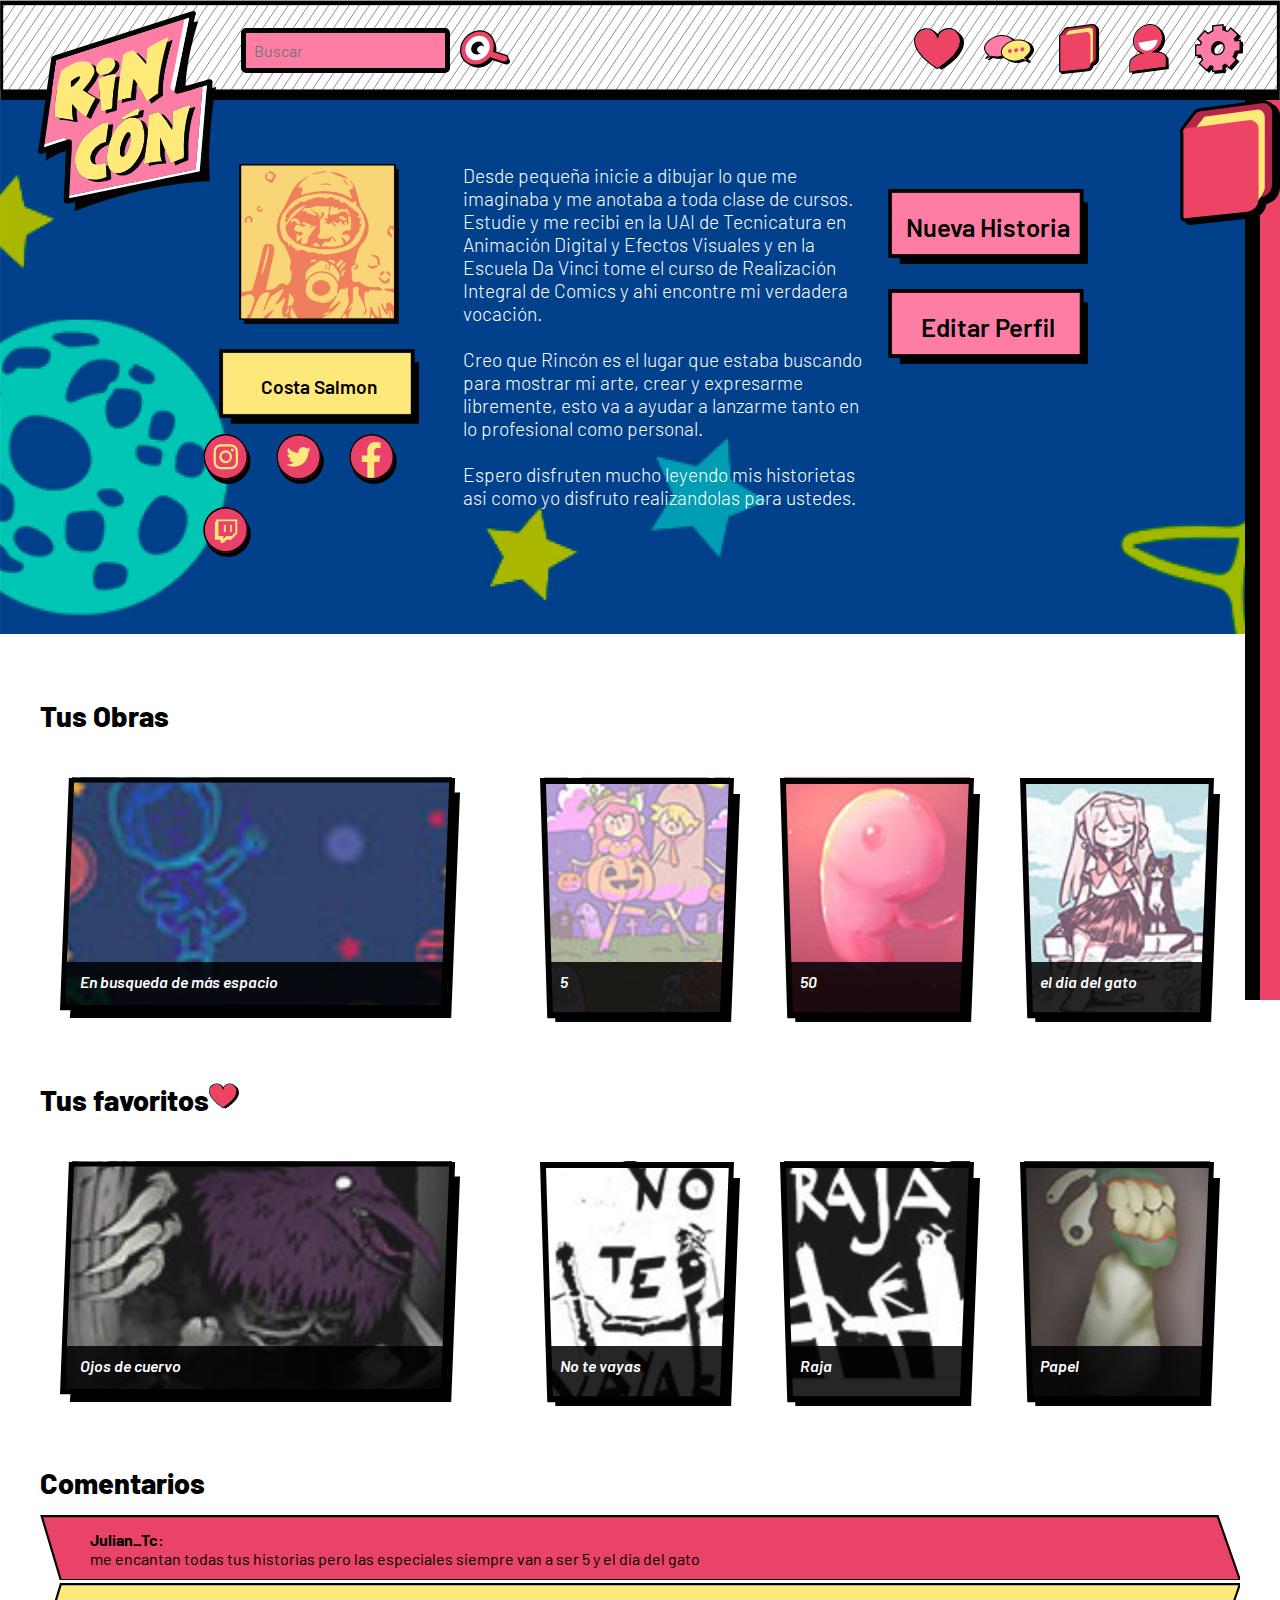
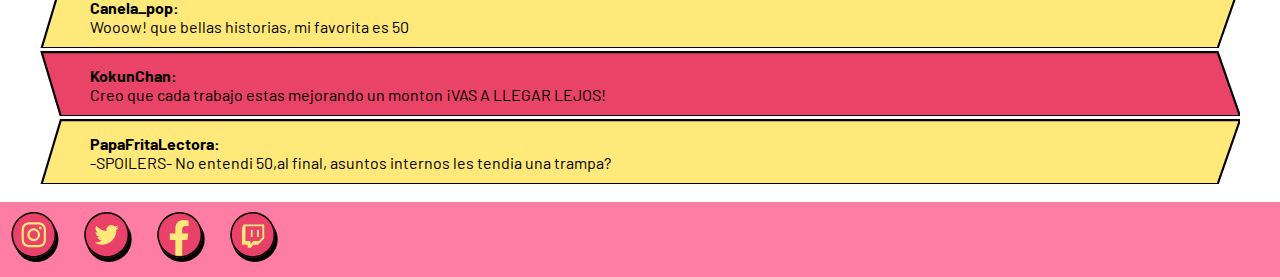
<file: perfil.html>
<!DOCTYPE html>
<html>
<head>
<meta charset="utf-8" />
<title>Rincon</title>
<link href="indexestilos.css" rel="stylesheet" type="text/css"/>
</head>
<body>
	<header>
		<nav class="fixednavbar">
			<div class="homelogo">
				<a href="index.html"><img src="img/header/home-rincon.svg" alt="Rincón" id="rincon" height="200px"/></a>
			</div>
			<div class="searchbar">
				<form action="error.html">
					<input type="text" placeholder="Buscar" name="type"/>
				</form>
				<button type="submit"><i class="type">
					<a class="personal-buttons" id="button-lupa" href="busquedaavanzada.html" target="_blank"><img src="img/header/nav/buttons/lupa.svg" width="50px" height="50px" alt="lupa" class="hoverexpand" /></a></i>
				</button>
			</div>
			<div class="personal-buttons-container">
				<div class="notificaciones">
					<button class="personal-buttons" id="btn-abrir-notif-popup">  
						<a href="#mimodal"><img src="img/header/nav/buttons/notifs.svg" width="50px" height="50px" alt="Notificaciones" class="hoverexpand"/></a>
					</button>
				<div class="modal" id="mimodal">
					<div class="modal-contenido">
						<ul>
							<li><img class="usuario1" src="img/header/notif/usuario_felix.jpg" alt="usuario1" width="40" height="40"><p><span>Julian_Tc:</span> Ha comentado <a href="#"><span>tu historieta</span></a></p></li>
							<li><img class="usuario2" src="img/header/notif/usuario_lisa.jpg" alt="usuario2" width="40" height="40"><p><span>Canela_pop:</span> Comenzó a seguirte.</p></li>
							<li><img class="usuario3" src="img/header/notif/usuario_goku.jpg" alt="usuario3" width="40" height="40"><p><span>FandeGoku:</span> Respondió a <a href="#"><span>tu comentario</span></a> de la publicación de <span>Costa Salmón.</span></p></li>
							<li><img class="usuario4" src="img/header/notif/usuario_patricio.jpg" alt="usuario4" width="40" height="40"><p><span>Dibuu_girl: añadió</span><a href="#"> una nueva historia</a> de terror. <a href="#"><span>¡Ve a leerla!</span></a></p>
							</li>
							<li><a href="#"><button>Cerrar</button></a></li>
						</ul>
					</div>
				</div>
			</div>
				<button class="personal-buttons" id="button-foros">
					<a href="foros.html" target="_blank"><img src="img/header/nav/buttons/foros.svg" width="50px" height="50px" alt="Foros" class="hoverexpand"/></a></button>
				<button class="personal-buttons" id="button-biblio">
					<a href="Biblioteca.html" target="_blank"><img src="img/header/nav/buttons/biblio1.svg" width="50px" height="50px" alt="Biblioteca" class="hoverexpand"/></a></button>
				<button class="personal-buttons" id="button-perfil">
					<a href="perfil.html" target="_blank"><img src="img/header/nav/buttons/perfil.svg" width="50px" height="50px" alt="" class="hoverexpand"/></a></button>
				<button class="personal-buttons" id="button-config">
					<a href="Configuracion.html" target="_blank"><img src="img/header/nav/buttons/config.svg" width="50px" height="50px" alt="" class="hoverexpand"/></a>
				</button>
			</div>
		</nav>
	</header>
	<main>
		<section class="slider-container">
			<article id="slider" class="slider">
				<div class="slider-flex">
					<button id="button-slider" class="button-slider"><img src="img/header/nav/buttons/biblio1.svg" width="80px" height="80px" alt="SeguirLeyendo" class="hoverexpand"/></button>
					<div id="mrgen"></div>
					<div id="slider-content" class="slider-content">
						<h2>Recientes</h2>
						<div>
							<h5>Seguir leyendo..</h5>
							<div class="historieta-preview-static">
								<div class="historieta-content">
									<img src="img/main/historietas/misterio/4-lady-mal-aguero.jpg" class="historieta-image" alt="example1"/>
									<div class="titlename">
										<h5>Lady Mal Agüero.</h5>
									</div>
								</div>
								<div class="frame">
									<img src="img/main/border.svg" class="frame" alt="border"/>
								</div>	
							</div>
							</div>
						<div>
							<h5>Volver al Foro..</h5>
							<div class="foro-preview">
								<h4>Cual es el significado de Lady Mal Agüero</h4>
							</div>
						</div>
					</div>
				</div>
			</article>
		</section>
		<section class="perfil">
			<article class="perfil-head">
				<div class="foto-nombre">
						<img src="img/main/perfil/head/imagen-perfil1.png" alt="fotodeperfil" width="160px" height="160px">
						<h3 id="nombre-perfil" class="boton-amarillo text-over">Costa Salmon</h3>
						<div class="redes_usuario">
							<button class="social-buttons" id="button-instagramP">
								<a href="https://instagram.com" target="_blank" ><img src="img/footer/redessociales/instagram.svg" width="50px" height="50px" alt="Foros" class="button-hover"/></a>
							</button>
							<button class="social-buttons" id="button-twitterP">
								<a href="https://twitter.com" target="_blank" ><img src="img/footer/redessociales/twitter.svg" width="50px" height="50px" alt="Foros" class="button-hover" /></a>
							</button>
							<button class="social-buttons" id="button-facebookP">
								<a href="https://facebook.com" target="_blank" ><img src="img/footer/redessociales/facebook.svg" width="50px" height="50px" alt="Foros" class="button-hover" /></a>
							</button>
							<button class="social-buttons" id="button-twitchP">
								<a href="https://twitch.com" target="_blank" ><img src="img/footer/redessociales/twich.svg" width="50px" height="50px" alt="Foros" class="button-hover" /></a>
							</button>
						</div>
					</div>	
				<div id="descripcionmia">
					<p>Desde pequeña inicie a dibujar lo que me imaginaba y me anotaba a toda clase de cursos. Estudie y me recibi en la UAI de Tecnicatura en Animación Digital y Efectos Visuales  y en la Escuela Da Vinci tome el curso de Realización Integral de Comics y ahi encontre mi verdadera vocación.<br><br>  Creo que Rincón es el lugar que estaba buscando para mostrar mi arte, crear y expresarme libremente, esto va a ayudar a lanzarme tanto en lo profesional como personal.<br><br>Espero disfruten mucho leyendo mis historietas asi como yo disfruto realizandolas para ustedes.</p>
				</div>
				<div id="editarperfil">
					<div class="hoverexpand" id="nuevahistoriap">
						<a href="#">
							<h3 class="boton-rosa text-over">Nueva Historia</h3>
						</a>
					</div>
					<div class="hoverexpand " id="editarp">
						<a href="#">
							<h3 class="boton-rosa text-over">Editar Perfil</h3>
						</a>
					</div>
				</div>
			</article>
		</section>
		<section class="centrar" id="perfil-contenido-personal">
			<div>
				<h2>Tus Obras</h2>
				<article class="gid-categorias" id="perfil-tusobras">
					<div class="historieta-preview-grande">	
						<div class="historieta-content-grande">
							<div class="description">
								<p>En busqueda de más espacio<br><br>Que llevaria al hombre expander los limites de la galaxia? Sera el conocimiento? La ambicion de poder? O podria ser...</p>
							</div>
							<img src="img/main/historietas/ci-fi/1-en-busqueda-de-espacio.jpg" class="historieta-image" alt="example2"/>
							<div class="titlename">
								<h5>En busqueda de más espacio</h5>
							</div>
						</div>
						<div class="frame-grande">
							<img src="img/main/border_grande.svg" class="frame-grande" alt="border"/>
						</div>	
					</div>
					<div class="historieta-preview">
						<div class="historieta-content">
							<div class="description">
								 <p>5<br><br>Divertidas historias de un peculiar halloween que nuestros protagonistas desearan que nunca termine.</p>
							</div>
							<img src="img/main/historietas/cotidiano/6-5.jpg" class="historieta-image" alt="example1"/>
							<div class="titlename">
								<h5>5</h5>
							</div>
						</div>
						<div class="frame">
						<img src="img/main/border.svg" class="frame" alt="border"/>
						</div>	
					</div>
					<div class="historieta-preview">
						<div class="historieta-content">
							<div class="description">
								 <p>50<br><br>50 años en 50 imagenes.Trabajo experimental que busca narrar una vida, tomando un dia de cada año para ello.</p>
							</div>
							<img src="img/main/historietas/cotidiano/2-50.jpg" class="historieta-image" alt="example1"/>
							<div class="titlename">
								<h5>50</h5>
							</div>
						</div>
						<div class="frame">
							<img src="img/main/border.svg" class="frame" alt="border"/>
						</div>
					</div>
					<div class="historieta-preview">
						<div class="historieta-content">
							<div class="description">
								 <p>el dia del gato<br><br>Un dia comun en la agetreada vida de Lu, donde su gato no vuelve a casa y ella, dejando todas sus tareas de lado decide salir a buscarlo.</p>
							</div>
							<img src="img/main/historietas/cotidiano/5-el dia del gato.jpg" class="historieta-image" alt="example3"/>
							<div class="titlename">
								<h5>el dia del gato</h5>
							</div>
						</div>
						<div class="frame">
							<img src="img/main/border.svg" class="frame" alt="border"/>
						</div>		
					</div>	
				</article>
			</div>
			<div>
				<div id="like">
					<h2>Tus favoritos</h2>
					<img src="img/header/nav/buttons/notifs.svg" width="30px" height="30px" alt="Notificaciones"/>
				</div>
				<article class="gid-categorias" id="perfil-favoritos">
					<div class="historieta-preview-grande">
						<div class="historieta-content-grande">
							<div class="description">
								<p>Ojos de cuervo<br><br>Quien sin reproche te mira de noche, Quien recoge tu mirada a la madrugada y con su graznido termina con tus ronquidos.</p>
							</div>
							<img src="img/main/historietas/terror/3-ojos de cuervo.jpg" class="historieta-image" alt="example2"/>
							<div class="titlename">
								<h5>Ojos de cuervo</h5>
							</div>
						</div>
						<div class="frame-grande">
							<img src="img/main/border_grande.svg" class="frame-grande" alt="border"/>
						</div>	
					</div>
					<div class="historieta-preview">
						<div class="historieta-content">
							<div class="description">
								 <p>No te vayas<br><br>Eran mañanas tranquilas en la ruta, a mediados de Febrero, Javier viajaba durante sus vacaciones hacia un pequeño pueblo turístico en las afueras de Bs. As.</p>
							</div>
							<img src="img/main/historietas/terror/7-no te vayas.jpg" class="historieta-image" alt="example1"/>
							<div class="titlename">
								<h5>No te vayas</h5>
							</div>
						</div>
						<div class="frame">
							<img src="img/main/border.svg" class="frame" alt="border"/>
						</div>
					</div>
					<div class="historieta-preview">
						<div class="historieta-content">
							<div class="description">
								 <p>Raja<br><br>La esperada historia que continua su tomo anterior “NO TE VAYAS” desde la perspectiva de Marisa.</p>
							</div>
							<img src="img/main/historietas/terror/8-raja.jpg" class="historieta-image" alt="example1"/>
							<div class="titlename">
								<h5>Raja</h5>
							</div>
						</div>
						<div class="frame">
							<img src="img/main/border.svg" class="frame" alt="border"/>
						</div>
					</div>
					<div class="historieta-preview">
						<div class="historieta-content">
							<div class="description">
								 <p>Papel<br><br>Toy-Storys nos dejo con la duda, ¿Qué hacen los juguetes cuando no los vemos? Esta, es una respuesta un poco mas tenebrosa que la de esa película.</p>
							</div>
							<img src="img/main/historietas/terror/2-papel.jpg" class="historieta-image" alt="example1"/>
							<div class="titlename">
								<h5>Papel</h5>
							</div>
						</div>
						<div class="frame">
							<img src="img/main/border.svg" class="frame" alt="border"/>
						</div>
					</div>	
				</article>
			</div>
		</section>
		<section class="centrar">
			<article class="comentarios-container">
				<div style="width: 100%;">	
					<h2>Comentarios</h2>
					<div class="comentarios">
						<div>
							<div class="comentario">
								<p><strong>Julian_Tc:</strong><br> me encantan todas tus historias pero las especiales siempre van a ser 5 y el dia del gato</p>
							</div>
						</div>
						<div>
							<div class="comentario">
								<p><strong>Canela_pop:</strong><br>Wooow! que bellas historias, mi favorita es 50</p>
							</div>
						</div>
						<div>
							<div class="comentario">
								<p><strong>KokunChan:</strong><br>Creo que cada trabajo estas mejorando un monton ¡VAS A LLEGAR LEJOS!</p>
							</div>
						</div>
						<div>
							<div class="comentario">
								<p><strong>PapaFritaLectora:</strong><br>-SPOILERS- No entendi 50,al final, asuntos internos les tendia una trampa?</p>
							</div>
						</div>
					</div>
				</div>
			</article>
		</section>
	</main> 
	<footer> 
		<div #redessociales>
			<button class="social-buttons" id="button-instagram">
				<a href="https://instagram.com" target="_blank" ><img src="img/footer/redessociales/instagram.svg" width="50px" height="50px" alt="Foros" class="button-hover" /></a>
			</button>
			<button class="social-buttons" id="button-twitter">
				<a href="https://twitter.com" target="_blank" ><img src="img/footer/redessociales/twitter.svg" width="50px" height="50px" alt="Foros" class="button-hover" /></a>
			</button>
			<button class="social-buttons" id="button-facebook">
				<a href="https://facebook.com" target="_blank" ><img src="img/footer/redessociales/facebook.svg" width="50px" height="50px" alt="Foros" class="button-hover" /></a>
			</button>
			<button class="social-buttons" id="button-twitch">
				<a href="https://twitch.com" target="_blank" ><img src="img/footer/redessociales/twich.svg" width="50px" height="50px" alt="Foros" class="button-hover" /></a>
			</button>
		</div>		
	</footer>
<script type="text/javascript" src="js/script.js"></script>
</body>
</html>
</file>
<file: indexestilos.css>
@charset "utf-8";
/* CSS Document */
@import url("https://fonts.googleapis.com/css2?family=Barlow:ital,wght@0,300;0,400;0,600;0,800;1,300;1,400;1,600;1,800&display=swap");

* {
	margin: 0px;
	padding: 0px;
	box-sizing: border-box;
	font-family: "Barlow", Arial, san-serif;
	text-decoration: none;
	list-style: none;
	scroll-behavior: smooth;
	text-size-adjust: auto;
}

/*general*/

.falsespace{
	height: 500px;
}
button {
	all: unset;
	padding: 10px;
	cursor: pointer;
}

h1 {
	font-weight: 800;
	font-size: 2em;
	padding: 5px;
}
h2{
    font-weight: 800;
    font-size: 1.8em;
}
h3 {
    width: 100%;
    font-weight: 600;
    font-size: 1.6em;
	text-decoration: none;
	color: black;
	text-align: center;
}
h4 {
	font-weight: 600;
	font-size: 1.6em;
	padding: 10px;
}
h5 {
	color: #FFFFFF;
	opacity: unset;
	font-size: 1em;
	font-weight: 600;
	font-style: oblique;
	padding: 10px;
}
h6 {
	font-weight: 800;
    font-size: 1.5em;
}
ol, li {
	list-style: none;
	margin: 0;
	padding: 0;
}
body{
	width: 100%;
	height: 100%;
	display: flex;
	flex-direction: column;
}
.hoverexpand:hover {
	transform: scale(1.1);
}
.text-over{
	display: flex;
	flex-direction: column;
    align-items: center;
    justify-content: center;
	text-decoration: none;
	color: black;	
}
.flex-column-container { /*section o article*/
	width: 100%;
	height: 100%;
	display: flex;
	flex-direction: column;
	align-items: center;
}
.flex-row-container{ /*section o article*/
	width: 100%;
	height: 100%;
	display: flex;
	flex-direction: row;
	justify-content: center;
	align-items: center;
}
.flex-zigzag:nth-child(odd){
	display: flex;
	flex-direction: column;
	width: 100%;
	align-items: flex-start;
}
.flex-zigzag:nth-child(even){
	display: flex;
	flex-direction: column;
	width: 100%;
	align-items: flex-start;
	align-items: flex-end;
}
.centrar{ /*article o div*/
	display: flex;
	flex-direction: column;
	justify-content: center;
	align-content: center;
	align-items: center;
} 
/*general*/
/*etiquetas-base*/
main{
	display: flex;
	width: 100%;
	flex-direction: column;
}
section {
	display: flex;
	flex-direction: column;
	width: 100%;
}
article{
	display: flex;
	transition: all 2s;
}
/*-------*/
/*--nav--*/
header{
	position: -webkit-sticky;
	position: sticky;
	z-index: 1;
	top: 0;
}
nav{
	top: 0;
	width: 100%;
	display: flex;
	flex-direction: row;
}
.fixednavbar {
	width: 100%;
	max-height: 100px;
	align-items: center;
	background: url("img/header/nav/nav-barra.jpg");
	background-repeat: no-repeat;
	background-size: 100% 100%;
	display: flex;
}
#rincon-home {
	position: absolute;
	top: 20px;
	left: 50px;
}
.homelogo {
	margin-top: 125px;
	margin-left: 3%;
	flex-grow: 1;
}
.searchbar {
	position: relative;
	width: 100%;
	display: flex;
	padding: 0 25px 0 25px;
	flex-wrap: nowrap;
	align-items: center;
	flex-grow: 4;
}
.searchbar input[type="text"] {
	padding: 8px;
	font-size: 1em;
	color: #ffffff;
	border-radius: 5px;
	border: 5px;
	border-color: black;
	border-style: solid;
	background-color: #fe7da4;
	overflow: hidden;
	display: block;
}
.searchbar button {
	padding: 6px 10px;
}
.personal-buttons-container {
	margin-left: auto;
	position: relative;
	display: flex;
	flex-wrap: nowrap;
	padding: 0 2% 0 2%;
	flex-grow: 1;
}
/*--nav--*/
/*---"botones"---*/
.boton-amarillo, 
.boton-rosa,
.boton-blanco{
	width: 200px;
	height: 75px;
	background-position: center;
	background: 100% 100%;
	background-size: contain;
	background-repeat: no-repeat;
	text-decoration: none; 
	color: black;
}
.boton-amarillo:nth-child(1n){
	background-image: url("img/botones-texto/rectangulo_amarillo.png");
}
.boton-rosa:nth-child(1n){
	background-image: url("img/botones-texto/rectangulo_rosa.png");
}
.boton-blanco:nth-child(1n){
	background-image: url("img/botones-texto/rectangulo_blanco.png");
}
.boton-flecha-amarillo,
.boton-flecha-rosa,
.boton-flecha-blanco{
	width: 250px;
	height: 250px;
	background-position: center;
	background-size: contain;
	background-repeat: no-repeat;
	text-decoration: none; 
	color: black;
}
.boton-flecha-amarillo:nth-child(1n){
	background-image: url("img/botones-texto/rectangulo_flecha_amarillo.png");
	padding-bottom: 125px;
}
.boton-flecha-rosa:nth-child(1n){
	background-image: url("img/botones-texto/rectangulo_flecha_rosa.png");
	padding-bottom: 125px;
}
.boton-flecha-blanco:nth-child(1n){
	background-image: url("img/botones-texto/rectangulo_flecha_blanco.png");
	padding-bottom: 125px;
}
.rectangulo-grande-blanco,
.rectangulo-grande-rosa,
.rectangulo-grande-amarillo{
	height: 400px;
	width: 500px;
	background-position: center;
	background-size: contain;
	background-repeat: no-repeat;
	text-decoration: none; 
	color: black;
}
.rectangulo-grande-blanco:nth-child(1n){
	background-image: url("img/botones-texto/rectangulo_grande_blanco.png");
}
.rectangulo-grande-rosa:nth-child(1n){
	background-image: url("img/botones-texto/rectangulo_grande_rosa.png");
}
.rectangulo-grande-amarillo:nth-child(1n){
	background-image: url("img/botones-texto/rectangulo_grande_amarillo.png");
}
.rectangulo-grande-blanco p,
.rectangulo-grande-rosa p ,
.rectangulo-grande-amarillo p{
	width: 400px;
	font-size: 1.6em;
	font-weight: 600;
}

.rectangulo-medio-blanco,
.rectangulo-medio-rosa,
.rectangulo-medio-amarillo,
.rectangulo-medio-rojo{
	height: 350px;
	width: 450px;
	background-position: center;
	background-size: contain;
	background-repeat: no-repeat;
	text-decoration: none; 
	color: black;
}
.rectangulo-medio-blanco:nth-child(1n){
	background-image: url("img/botones-texto/rectangulo_medio_blanco.png");
}
.rectangulo-medio-rosa:nth-child(1n){
	background-image: url("img/botones-texto/rectangulo_medio_rosa.png");
}
.rectangulo-medio-amarillo:nth-child(1n){
	background-image: url("img/botones-texto/rectangulo_medio_amarillo.png");
}
.rectangulo-medio-rojo:nth-child(1n){
	background-image: url("img/botones-texto/rectangulo_medio_rojo.png");
}
.rectangulo-medio-blanco h3,
.rectangulo-medio-rosa h3,
.rectangulo-medio-amarillo h3,
.rectangulo-medio-rojo h3{
	width: 350px;
}

.rectangulo-largo-blanco,
.rectangulo-largo-rosa,
.rectangulo-largo-amarillo,
.rectangulo-largo-rojo{
	height: 250px;
	width: 550px;
	background-position: center;
	background-size: contain;
	background-repeat: no-repeat;
	text-decoration: none; 
	color: black;
}
.rectangulo-largo-blanco:nth-child(1n){
	background-image: url("img/botones-texto/rectangulo_largo_blanco.png");
}
.rectangulo-largo-rosa:nth-child(1n){
	background-image: url("img/botones-texto/rectangulo_largo_rosa.png");
}
.rectangulo-largo-amarillo:nth-child(1n){
	background-image: url("img/botones-texto/rectangulo_largo_amarillo.png");
}
.rectangulo-largo-rojo:nth-child(1n){
	background-image: url("img/botones-texto/rectangulo_largo_rojo.png");
}
.rectangulo-largo-blanco h3,
.rectangulo-largo-rosa h3,
.rectangulo-largo-amarillo h3,
.rectangulo-largo-rojo h3{
	font-size: 1.8em;
	width: 450px;
}
/*---"botones"---*/
/*--overlays--*/
.overlay {
	background: rgba(0,0,0,.3);
	position: fixed;
	top: 0;
	bottom: 0;
	left: 0;
	right: 0;
	align-items: center;
	justify-content: center;
	display: flex;
	visibility: hidden;
}
.overlay.active {
	visibility: visible;
}
#overlayhome {
	top: 130px;
	left: 100px;
}
.popup{
	background-image: url("img/fondo-registro.jpg");
	background-position: center;
	background-size: auto;
	box-shadow: 0px 0px 5px 0px rgba(0,0,0,0.3);
	border-radius: 3px;
	padding: 20px;
	text-align: center;
	width: 600px;
	position: sticky;
	transition: .3s ease all;
	transform: scale(0.7);
	opacity: 0;
}
.popup .btn-cerrar-popup {
	display: block;
	text-align: right;
	transition: .3s ease all;
	color: #000;
}
.popup h1,
.popup h4 {
	margin-bottom: 50px;
}
.popup form .contenedor-inputs input {
	width: 100%;
	margin-bottom: 20px;
	height: 52px;
	font-size: 18px;
	line-height: 52px;
	text-align: center;
	border: 1px solid #BBBBBB;
}
.popup form .btn-submit {
	padding: 0 20px;
	height: 40px;
	line-height: 40px;
	border: none;
	color: #fff;
	background: #F193A6;
	border-radius: 3px;
	cursor: pointer;
	transition: .3s ease all;
}
.popup.active {	
	transform: scale(1);
	opacity: 1; 
}
.popup.active h1 {
	animation: Titulo .8s ease .5s forwards;
}
.popup.active h4 {
	animation: Subtitulo .8s ease .5s forwards;
}
.popup.active .contenedor-inputs {
	animation: inputs 1s linear 1s forwards;
}
/*overlay_home*/
.notificaciones {
	position: relative;
}
.modal {
	position: fixed;
	opacity: 0;
	pointer-events: none;
	transition: all 1s;
}
.modal-contenido {
	padding: 20px;
    width: 400px;
    background-color: #ed4367;
    display: flex;
    align-items: flex-end;
    position: relative;
    right: 325px;
    box-shadow: 0px 0px 5px 0px rgb(0 0 0 / 50%);
    border-radius: 3px;
}
.modal-contenido ul li p {
	padding: 10px;
	font-size: 1.2em;
}
#mimodal:target {
	opacity: 1;
	pointer-events: auto;
}
/*--overlays--*/
/*index*/
#index{
	background-image: url("img/fondoindex.jpg");
	background-repeat: no-repeat;
	background-size: 100% 100%;
	padding: 0% 10%;
}
#index section article:hover{
	margin-top: 25px;
	margin-bottom: 25px;
	transition: all 2s;
}
#rincon-logo{
	height: 475px;
	width: 400px;
}
#ingresar-registrar{
	width: 100%;
	height: 100px;
	display: flex;
	align-content: flex-end;
	justify-content: flex-end;
	text-decoration: none;
}
#ingresar-registrar>div{
	margin: 15px;
}
#index section{
	margin: 5% 0;
}
#quienessomos-titulo{
	position: relative;
	top: 110px;
}
#quienessomos article{
	height: 800px;
	background-size: contain;
	background-repeat: no-repeat;
	text-decoration: none; 
	color: black;
}
#quienessomos article:first-child{
	background-image: url("img/main/leer-comic.png");
	background-position: right;
}
#quienessomos article:last-child{
	background-image: url("img/main/quienes-somos-imagen.png");
	background-position: left;
}
#explora{
	
}
.explora img{
	height: 450px;
	width: 750px; 
}
.explora{
	flex-grow: 4;
	animation-name: girar;
	animation-duration: 3s;
	animation-iteration-count: infinite;
}
@keyframes girar{
	0% {transform: rotate(0deg);}
	25% {transform: rotate(30deg);}
	50% {transform: rotate(0deg);}
	75% {transform: rotate(-30deg);}
	100% {transform: rotate(0deg);}
}
#herramientas{
	width: 100%;
	padding: 2%;
	display: flex;
	background: #ffffff;
	border-style: solid;
	border-width: thick;
	justify-content: space-around;
}
#herramientas div{
	padding: 25px;
}
#titulo-elegi-categorias h3{
	transform: scaleX(-1);
}
#elegir-categorias div{
	padding-right: 5%;
}
#elegicategoriastitulo{
	width: 300px;
	position: relative;
	bottom: 100px;
	left: 300px;
	animation-name: categoriastexto;
	animation-duration: 10s;
	animation-iteration-count: infinite;
}
#elegicategoriasimagen{
	width: 500px;
	height: 500px;
	padding-left: 10%;
	animation-name: categorias;
	animation-duration: 10s;
	animation-iteration-count: infinite;
}
@keyframes categorias{
	0% {content: url("img/main/categorias/accion.svg");}
	10% {content: url("img/main/categorias/policial.svg");}
	20% {content: url("img/main/categorias/romance.svg");}
	30% {content: url("img/main/categorias/cotidiano.svg");}
	40% {content: url("img/main/categorias/terror.svg");}
	50% {content: url("img/main/categorias/drama.svg");}
	60% {content: url("img/main/categorias/comedia.svg");}
	70% {content: url("img/main/categorias/fantasia.svg");}
	80% {content: url("img/main/categorias/ci-fy.svg");}
	90% {content: url("img/main/categorias/misterio.svg");}
	100% {content: url("img/main/categorias/accion.svg");}
}
@keyframes categoriastexto{
	0% {content: url("img/main/categorias/accion-titulo.svg");}
	10% {content: url("img/main/categorias/policial-titulo.svg");}
	20% {content: url("img/main/categorias/romance-titulo.svg");}
	30% {content: url("img/main/categorias/cotidiano-titulo.svg");}
	40% {content: url("img/main/categorias/terror-titulo.svg");}
	50% {content: url("img/main/categorias/drama-titulo.svg");}
	60% {content: url("img/main/categorias/comedia-titulo.svg");}
	70% {content: url("img/main/categorias/fantasia-titulo.svg");}
	80% {content: url("img/main/categorias/ci-fi-titulo.svg");}
	90% {content: url("img/main/categorias/misterio-titulo.svg");}
	100% {content: url("img/main/categorias/accion-titulo.svg");}
}
#nuevahistoria img{
	width: 600px;
}
#tuhistoria img{
	width: 300px;
}
#compartituhistoria{
	justify-content: flex-end;
	width: 300px;
	display: flex;
}
/*--index--*/

/*home*/
/*-- Slider --*/
.slider-container{
	display: flex;
	width: 100%;
	height: 100%;
}
.slider{
	right: -280px;
	flex-direction: row;
	display: flex;
	position: fixed;
	transition: all 1s;
	height: inherit;
	z-index: 2;
}
.slider-flex{
	display: flex;
	position: relative;
}
.slider-content{
	width: 300px;
	height: 100%;
	padding: 10%;
	background: #ed4367;
}
.slider-content>div{
	margin-top: 25px;
}
#mrgen{
	background: black;
	width: 15px;
	height: 100%;
}
.button-slider {
	padding: 0px; /*borra propiedad general*/
	padding-left: 15px; /*disimula corte en transicion*/
	position: absolute;
	right: 280px;
	width: 100px;
	content: url("img/header/nav/buttons/biblio1.svg");
	display: flex;
	align-items: center;
}
.button-slider:hover {
	cursor: pointer;
}
.slide {
	right: 0;
	transition: all 1s;
}
/*slider*/
/*calendario*/
#lunes{
	display: block;
}
#martes{
	display: none;
}
#miercoles{
	display: none;
}
#jueves{
	display: none;
}
#viernes{
	display: none;
}
#sabado{
	display: none;
}
#domingo{
	display: none;
}
.calendario-container{
	margin-top: 2.5%;
	display: flex;
	flex-direction: column;
}
.calendario-content{
	display: flex;
	flex-direction: row;
	position: relative;
	justify-content: center;
	height: 370px;
}
.calendario-content .gid-categorias{
	height: 200px;
}
.calendario{
	display: flex;
	align-items: center;
	justify-content: center;
	flex-direction: row;
}

/*historietas*/
#terror{
	display: none;
}
#cotidiano{
	display: none;
}
#misterio{
	display: none;
}
#drama{
	display: none;
}
#romance{
	display: none;
}
#policial{
	display: none;
}
#fantasia{
	display: none;
}
#ci_fi{
	display: none;
}
#comedia{
	display: none;
}
#accion{
	display: block;
}
.categorias{
	width: 100%;
	display: flex;
	align-items: center;
}
.gid-categorias{/*
	width: 65%;
	height: 400px;*/
	margin: 2% 0;
	display: grid;
	grid-template: 1fr 1fr 1fr 1fr 1fr/1fr 1fr 1fr 1fr 1fr;
}
.categorias-content{
	display: flex;
	flex-direction: row;
	position: relative;
	justify-content: center;
}
.categorias-content article>div {
	height: 650px;
}
.categoria{
	width: 100%;
	height: 600px;
}
.botones_categoria{
	display: flex;
	flex-direction: row;
	flex-wrap: wrap;
	max-width: 875px;
	justify-content: space-evenly
}
.description {
	font-weight: 300;
	padding: 1.2em;
	display: none;
}
.titlename {
	position: absolute;
	top: 185px;
    padding-left: 10px;
	background-color: rgba(0, 0, 0, 0.85);
	width: 100%;
	height: 100%;
}
.historieta-preview-static{
	position: relative;
	margin: 5px 0px;
	width: 200px;
	height: 250px;
}
.historieta-preview{
	position: relative;
	margin: 20px;
	width: 200px;
	height: 250px;
}
.historieta-preview-grande{
	position: relative;
	margin: 20px 20px 20px 20px;
	width: 400px;
	height: 250px;
	grid-area: 1/1/1/3;
}
.frame-grande {
	position: absolute;
	top: 0px;
	left: 0px;
 	width: 400px;
	height: 250px;
}
.frame {
	position: absolute;
	top: 0px;
	left: 0px;
	width: 200px; 
	height: 250px;
}
.historieta-content {
	background: #ffffff;
	position: relative;
	width: inherit;
	height: inherit;
	clip-path: polygon(2% 0, 95% 0, 94% 95%, 6% 96%);
}
.historieta-content-grande{
	background: #ffffff;
	position: relative;
	width: inherit;
	height: inherit;
	clip-path: polygon(3% 0, 98% 0, 96% 96%, 1% 92%);
}
.historieta-image {
	width: inherit;
	height: inherit;
	object-fit: cover;
	position: relative;
	opacity: 90%;
}
.historieta-preview:hover {
	transform: scale(1.1);
}
.historieta-preview:hover .historieta-image {
	visibility: hidden;
}
.historieta-preview:hover .titlename {
	visibility: hidden;
}
.historieta-preview:hover .description {
	display: block;
}
.historieta-preview-grande:hover {
	transform: scale(1.1);
}
.historieta-preview-grande:hover .historieta-image {
	visibility: hidden;
}
.historieta-preview-grande:hover .titlename {
	visibility: hidden;
}
.historieta-preview-grande:hover .description {
	display: block;
}
/*carrusel*/
* {
	box-sizing: border-box;
	scrollbar-width: 0px;
}
.carrusel_snapper {
	animation-name: tonext, snap;
	animation-timing-function: ease;
	animation-duration: 3s;
	animation-iteration-count: infinite;
	}
.carrusel_slide:last-child .carrusel_snapper {
		animation-name: tostart, snap;
	}
.carrusel_navigation {
	height: 100px;
	position: absolute;
	padding-top: 40%;
	padding-left: 40%;
	top: 0;
	text-align: center;
}
.carrusel_navigation-list{
	display: inline-block;
	padding: 15px;
}
.carrusel_navigation-item{
	width: 15px;
	height: 15px;
	background: #000000;
	border: solid transparent;
	border-radius: 50%;
}
.carrusel_navigation-button {
	font-size: 0;
	transition: transform 0.1s;
}
.carrusel_navigation-item:hover {
	background: #ed4367;
}
@keyframes snap {
	96% {
		scroll-snap-align: center;
	}
	97% {
		scroll-snap-align: none;
	}
	99% {
		scroll-snap-align: none;
	}
	100% {
		scroll-snap-align: center;
	}
}
.button-carrusel{
	z-index: 1;/*Eliminar para desactivar flechitas*/
}
.carrusel_display {
	height: 600px;
	width: 100%;
	background: #ffe979;
}
.carrusel_container{
	max-width: 100%;
	width: 1250px;
	margin: 0 auto;
	padding: 0 25px;
}
.carrusel {
	position: relative;
	scroll-behavior: smooth;
}
.carrusel_viewport {
	height: 600px;
	position: absolute;
	top: 0;
	right: 0;
	bottom: 0;
	left: 0;
	display: flex;
	overflow-x: scroll;
	counter-reset: item;
	scroll-snap-type: x mandatory;
}
.carrusel_viewport::-webkit-scrollbar { /*Egde, Chrome*/
	width: 0;
}
.carrusel_viewport{ /*Firefox*/
	overflow: hidden;
}
.carrusel_slide{
	position: relative;
	color: rgba(0,0,0,0.00);
	counter-increment: item; /*MARCA CUAL ES CUAL*/
}
.carrusel_slide:before {
	content: counter(item); /*MARCA ORDEN*/
	left: 50%; /*CENTRA ITEM*/
	top: 20%; /*CENTRA ITEM*/
	position: absolute;
	transform: translate3d(-50%,-40%,70px); /*MARCA DISTANCIA*/
	font-size: 2em;
}
.carrusel_snapper {
	position: absolute;
	top: 0;
	left: 0;
	width: 100%;
	height: 100%;
	scroll-snap-align: center;
}
.carrusel_prev {
	left: -25px;
}
.carrusel_next {
	right: -15px;
}
.carrusel::after{
	right: -5px;
}
.carrusel::before,
.carrusel::after,
.carrusel_prev,
.carrusel_next {
	position: absolute;
	top: 0;
	margin-top: 20%;
	width: 80px;
	height: 125px;
	font-size: 0;
	outline: 0;
}
.carrusel::before,
.carrusel::after {
	content: '';
	background: url("img/main/botones-personales/Flechita.svg");
	background-size: 125px 125px;
	background-repeat: no-repeat;
	background-position: center center;
	color: rgba(0,0,0,0.00);
	font-size: 2.5rem;
	text-align: center;
	pointer-events: none;
}
.carrusel::after,
.carrusel_next{
	transform: scaleX(-1);
}
.carrusel_slide:nth-child(2) {
	animation-delay: 1s;
}
.carrusel_slide:nth-child(3) {
	animation-delay: 2s;
}
.carrusel_slide:nth-child(4) {
	animation-delay: 3s;
}
.image-slide{
	width: 1200px;
	justify-content: center;
	display: flex;
	align-items: center;
	position: relative;
	padding-top: 10%;
}
.image-slide img{
	object-fit: cover;
}
.image-viewport{
	 height: 375px;
}
/*-- biblioteca --*/
#biblioteca {
	background: #ffe979;
}
#historietas-biblioteca{
	background-color: #fe7da4;
	padding-bottom: 5%;
}
.search-biblioteca {
	display:flex;
	align-content: center;
	height: 200px;
	width: 100%;
	background: #ffe979;
	padding: 0px 9% 0px 15%;
}
.flex-historietas{
	display: flex;
	width: 65%;
	margin: 0% 15% 0% 15%;
	align-items: center; 
	flex-wrap: wrap;
	padding: 2% 2%;
	justify-content: space-between;
}
.biblioteca-nav {
	display: flex;
	background-color: #ed4367;
	width: 65%;
	height: 100%;
	margin: 0% 15% 0% 15%;
	align-items: center;
	flex-wrap: wrap;
	justify-content: space-between;
}
#IconBiblioteca{
	margin: 0px 0px 50px 0px;
}
.searchbar1 {
	position: relative;
	display: flex;
	padding: 0px 25px 0px 0px;
	flex-wrap: nowrap;
	align-items: center;
}
.searchbar1 input[type="text"] {
	padding: 10px;
	font-size: 1em;
	color: #ffffff;
	border-radius: 5px;
	border: 5px;
	border-color: black;
	border-style: solid;
	background-color: #ED4367;
	width: 250px;
	overflow: hidden;
	display: block;
}
.searchbar1 button {
	float: right;
	padding: 0px;
}
/*-- Botones de filtros --*/
#menubiblioteca{
	height: 50px;
	width: 0px;
	margin: 75px 0px 0px 0px;
}
#menubiblioteca ul{
	float: left;
	display: flex;
}
#menubiblioteca ul li{
	float: left;
	list-style: none;
	position: relative;
}
#menubiblioteca ul li a{
	display: block;
	padding: 5px 50px 5px 20px;
	line-height: 30px;
	text-decoration: none;
	color: #000;
	font-family: 'Barlow', sans-serif;
}
#menubiblioteca ul li ul{
	display: none;
	position: absolute;
	background-color: #ED4367;
	border-radius: 5px;
	border: 5px;
	width: 210px;
	z-index: 2;
}
#menubiblioteca ul li:hover ul{
	display: block;
}
.lista-biblioteca{
	background: #ED4367;
	border-radius: 5px;
	border: 5px;
	border-color: black;
	border-style: solid;
	width: 210px;
	margin: 0px 30px 0px 0px;
}
.submenubiblioteca li {
	width: 100%;
	z-index: 2;
}
.submenubiblioteca li a{
	padding: 10px 10px;
	line-height: unset;
	white-space: nowrap;
}
.submenubiblioteca li a:hover{
	background-color: #ED4367;
	font-weight: 800;
}
#menubiblioteca ul li a:hover{
	color: #FFFFFF;
}
#menubiblioteca a{
	transition: all 500ms ease;
}

/*-- perfil --*/
.perfil{
	display: flex;
	flex-direction: column;
	background-size: cover;
	width: 100%;
}
.perfil-head{
	display: flex;
	flex-direction: row;
	justify-content: space-around;
	background-image: url("img/main/perfil/head/fondoplanetasperfil.jpg");
	background-repeat: no-repeat;
	background-size: cover;
	padding: 5% 15%;
}
.foto-nombre{
	display: flex;
	flex-direction: column;
    align-items: center;
	flex-grow: 0;
}
#nombre-perfil{
	width: 200px;
	font-size: 1.2em;
	margin-top: 25px;
}
#descripcionmia{
	font-size: 1.2em;
	font-weight: 300;
	color: #ffffff;
	width: 500px;
	padding: 0px 2%;
	flex-grow: 4;
}
#editarperfil{
	flex-grow: 0;
}
#editarperfil> div{
	margin: 25px 0;
}
#perfil-contenido-personal{
	margin-top: 5%;
}
.tusobras{
	margin-left: 5%;
	display: flex;
	flex-direction: row;
	flex-wrap: wrap;
}
#perfil-tusobras{
	height: 300px;
}
#perfil-favoritos{
	height: 300px;
}
.comentarios-container{
	width: 1200px;
	display: flex;
	justify-content: flex-start;
}
.comentarios{
	width: inherit;
	padding: 15px 0;
}
.comentarios>div:nth-child(even){
	width: 100%;
	background: url("img/main/perfil/head/rectagulo-comentarios-amarillo.svg");
	background-repeat: no-repeat;
	padding: 5px 0;
}
.comentarios>div:nth-child(odd){
	width: 100%;
	background: url("img/main/perfil/head/rectagulo-comentarios-rosa.svg");
	background-repeat: no-repeat;
	padding: 5px 0;
}
.comentario{
	display: flex;
	flex-direction: row;
	padding: 10px 50px;
}
.usuario {
	border: solid;
	border-color: black;
	border-width: 2px;
	margin: 4px 10px 0px 0px;
	width: 30px;
	height: 30px;
}
#like {
	display: flex;
	flex-direction: row;
	align-items: baseline;
	margin: 0px 70px 0px 0px;
}
/*--- aniamcion botoncitos ---*/
.redes_usuario img {
	transition: all 0.8s;
}
.redes_usuario img:hover{
	transform: rotate(360deg);
}
/*-----*/
/*--Foros--*/
.foro-preview{
	width: 250px;
	background-color: #ffe979; 
}
/*--Foros--*/
/*footer*/
footer {
	background-color: #fe7da4;
	color: #000000;
	height: 75px;
	width: 100%;
	bottom: 0;
}

@media screen and (max-width: 400px){ 
	/*desactivados*/
	#conocenos,
	#quiero-leer,
	#quiero-publicar,
	#compartituhistoria,
	.slider-container,
	.searchbar,
	.modal,
	.historieta-preview-grande{
		display: none;
	}
	
	button {
		all: unset;
		padding: 5px;
		cursor: pointer;
}
	#rincon{
		height: 70px;
	}
	.homelogo {
		margin-top: 50px;
		margin-left: 10px;
		flex-grow: auto;
	}
	header{
		position: -webkit-sticky;
		position: sticky;
		z-index: 1;
		top: 0;
	}
	.botones_categoria button img{
		width: 75px;
		height: 75px;
	}
	.botones_categoria button{
		padding: 5px;
	}
	.gid-categorias{
	margin: 2% 0;
	display: grid;
	grid-template: 1fr 1fr 1fr/ 1fr 1fr 1fr;
	}
	.fixednavbar {
		width: 0;
		height: 35px;
		align-items: center;
		background: white;
	}
	.personal-buttons-container{
		position: fixed;
		bottom: 0;
		background: rgba(0,0,0,0.80);
		background-repeat: no-repeat;
		background-size: 100% 100%;
		width: 100%;
    	flex-direction: row;
    	justify-content: space-between;
	}
	.personal-buttons-container button img{
		height: 40px;
		width: 40px;
	}
/*index*/    
	#historietas-girar{
		display: flex;
		transition: all 2s;
		flex-wrap: wrap;
		justify-content: center;
		animation: none;
	}
	#index section article:hover{
		margin: 0;
		padding: 0;
		transition: unset;
		}
	#rincon-logo{
		height: 275px;
		width: 200px;
	}
	#index section article:hover{
		margin-top: 25px;
		margin-bottom: 25px;
		transition: all 2s;
	}
	.rectangulo-grande-blanco,
	.rectangulo-grande-rosa,
	.rectangulo-grande-amarillo{
		width: 275px;
		width: 300px;
	}
	.rectangulo-grande-blanco p,
	.rectangulo-grande-rosa p ,
	.rectangulo-grande-amarillo p{
		width: 200px;
		font-size: 1em;
		font-weight: 600;
	}
	.rectangulo-medio-blanco,
	.rectangulo-medio-rosa,
	.rectangulo-medio-amarillo,
	.rectangulo-medio-rojo{
		height: 180px;
		width: 320px;
	}
	.rectangulo-medio-blanco h3,
	.rectangulo-medio-rosa h3,
	.rectangulo-medio-amarillo h3,
	.rectangulo-medio-rojo h3{
		width: 250px;
		font-size: 1em;
	}
	.rectangulo-medio-blanco h4,
	.rectangulo-medio-rosa h4,
	.rectangulo-medio-amarillo h4,
	.rectangulo-medio-rojo h4{
		width: 180px;
		font-size: 1em;
	}
	.rectangulo-largo-blanco,
	.rectangulo-largo-rosa,
	.rectangulo-largo-amarillo,
	.rectangulo-largo-rojo{
		height: 150px;
		width: 300px;
	}
	.rectangulo-largo-blanco h3,
	.rectangulo-largo-rosa h3,
	.rectangulo-largo-amarillo h3,
	.rectangulo-largo-rojo h3{
		font-size: 1em;
		width: 270px;
	}
	div.flex-row-container#herramientas{ /*cambia para movil en secciones especificas*/
		width: 100%;
		padding: 2%;
		display: flex;
		flex-direction: column;
		background: none;
		border-style: none;
		border-width: none;
	}
	div.flex-row-container#elegir-categorias{ /*cambia para movil en secciones especificas*/
		height: 100%;
		display: flex;
		flex-direction: column-reverse;
		}
	div.flex-row-container#subir-contenido{ /*cambia para movil en secciones especificas*/
		height: 100%;
		display: flex;
		flex-direction: column;
		}
	#index section{
		margin: 10% 0;
	}
	#quienessomos-titulo{
		top: 130px
	}
	#quienessomos article{
		height: 600px;
	}
	#quienessomos article:first-child{
		background-image: url("img/main/leer-comic.png");
		background-position: bottom;
	}
	#quienessomos article:last-child{
		background-image: url("img/main/quienes-somos-imagen.png");
		background-position: bottom;
	}
	.explora img{
		height: 150px;
		width: 300px; 
	}
	#ingresar-registrar>div {
    	margin: 5px;
	}
	#elegicategoriastitulo{
		width: 180px;
		position: relative;
		bottom: 60px;
		left: 160px;
	}
	#elegicategoriasimagen{
		width: 300px;
		height: 300px;
	}
	#nuevahistoria img{
		width: 300px;
	}
	#tuhistoria img{
		width: 200px;
	}
	/**/

	.categorias-content article>div {
		height: 350px;
	}

	.description {
		font-weight: 300;
		padding: 20% 10%;
		font-size: 0.8em;
		display: none;
	}
	.titlename {
		position: absolute;
		top: 185px;
		padding-left: 10px;
		background-color: rgba(0, 0, 0, 0.85);
		width: 100%;
		height: 100%;
	}
	.historieta-preview{
		position: relative;
		margin: 5px;
		width: 100px;
		height: 150px;
	}
	.frame {
		position: absolute;
		top: 0px;
		left: 0px;
		width: 100px; 
		height: 150px;
	}
	.historieta-content {
		background: #ffffff;
		position: relative;
		width: inherit;
		height: inherit;
		clip-path: polygon(0% 10%, 96% 10%, 94% 88%, 5% 88%);
	}
	.historieta-image {
		width: inherit;
		height: inherit;
		object-fit: cover;
		position: relative;
		opacity: 90%;
	}
	
.carrusel_navigation

.button-carrusel{
	z-index: 1;/*Eliminar para desactivar flechitas*/
}
.carrusel_display {
	height: 200px;
}
.carrusel_container{
	max-width: 100%;
	width: 600px;
	margin: 0 auto;
	padding: 0 25px;
}
.carrusel_viewport {
	height: 600px;
	}
.carrusel_prev {
	left: -5px;
}
.carrusel_next {
	right: -5px;
}
.carrusel::after{
	right: -5px;
}
.carrusel::before,
.carrusel::after,
.carrusel_prev,
.carrusel_next {
	width: 25px;
	height: 25px;
}
.carrusel::before,
.carrusel::after {
	background-size: 25px 25px;
}
.image-slide{
	width: 300px;
	padding-top: 10%;
}
.image-viewport{
	 height: 125px;
}
.carrusel_navigation {
	height: 50px;
	padding-top: 50%;
	padding-left: 35%;
}
.carrusel_navigation-list{
	display: inline-block;
	padding: 5px;
}
.carrusel_navigation-item{
	width: 5px;
	height: 5px;
	}
	.calendario button img{
		height: 30px;
		width: 30px;
	}
	.calendario-content {
		display: flex;
		flex-direction: row;
		position: relative;
		justify-content: center;
		height: 200px;
}
}
</file>
